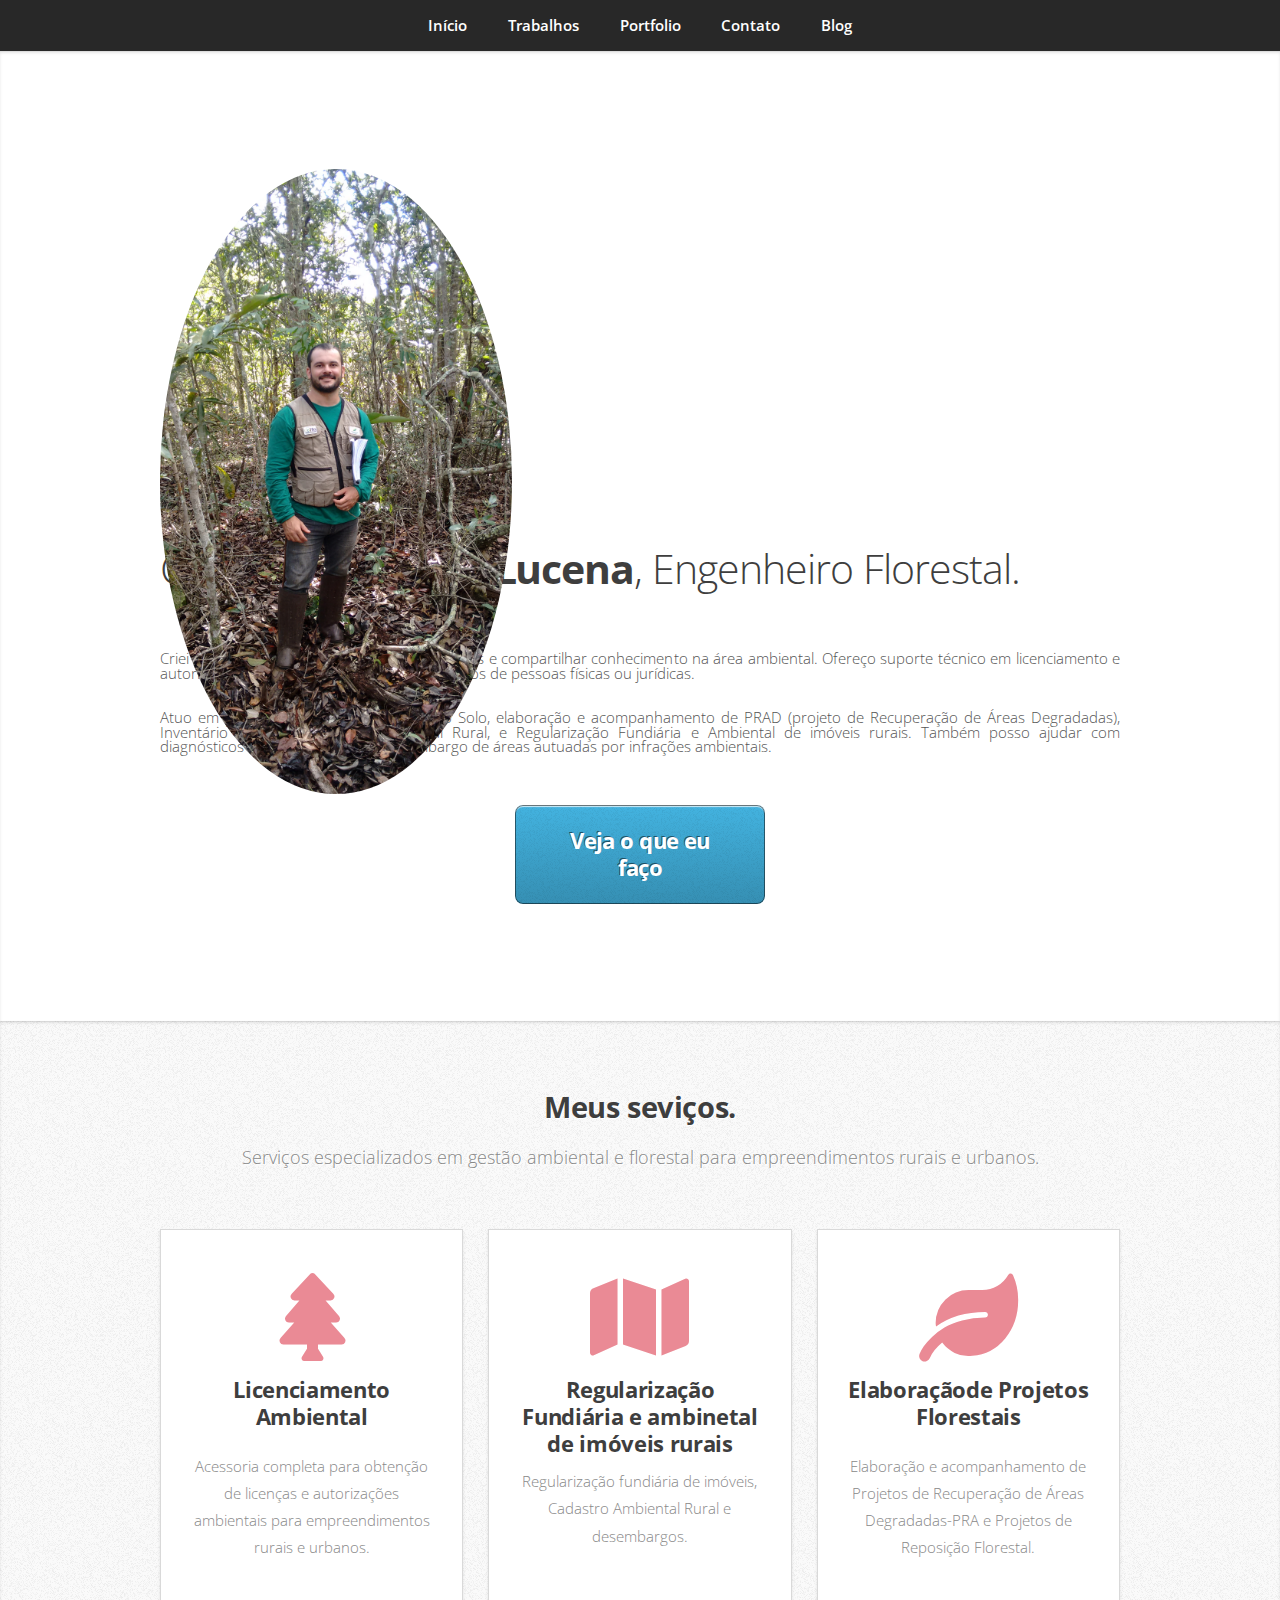
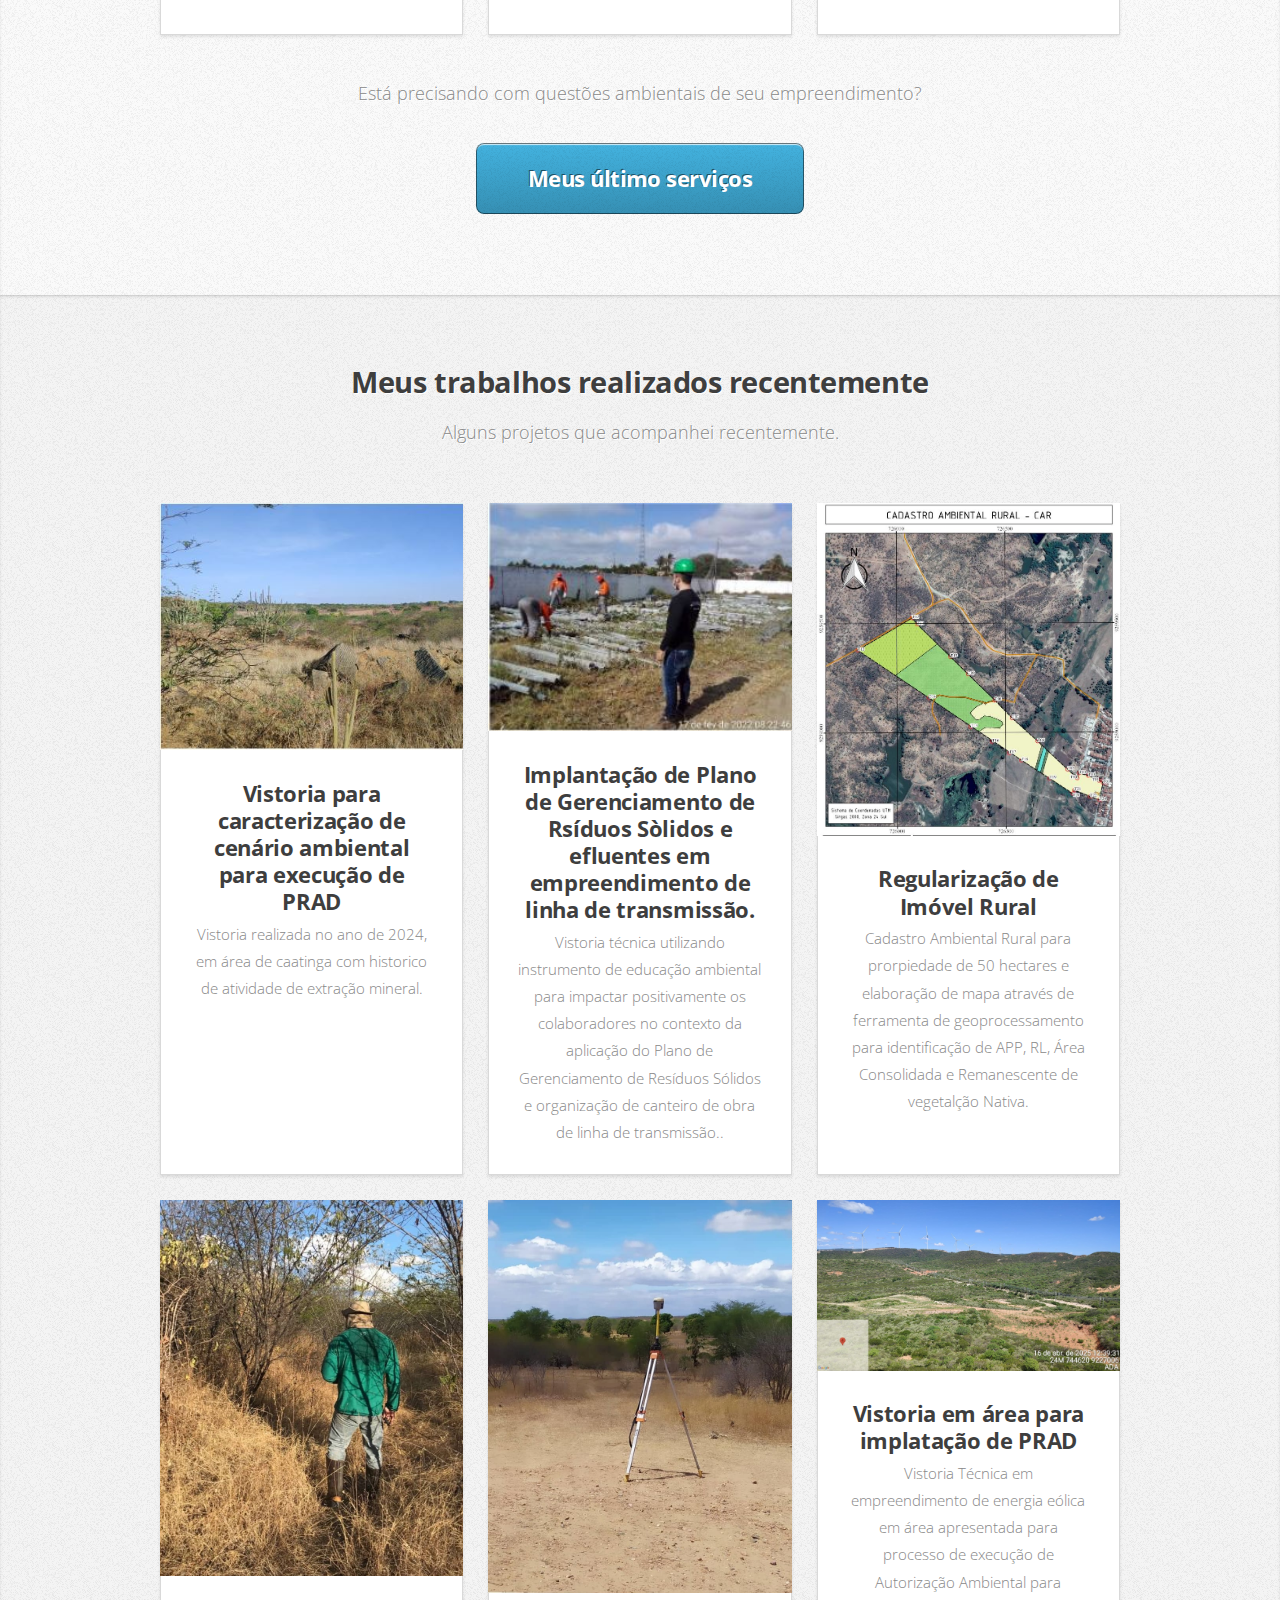
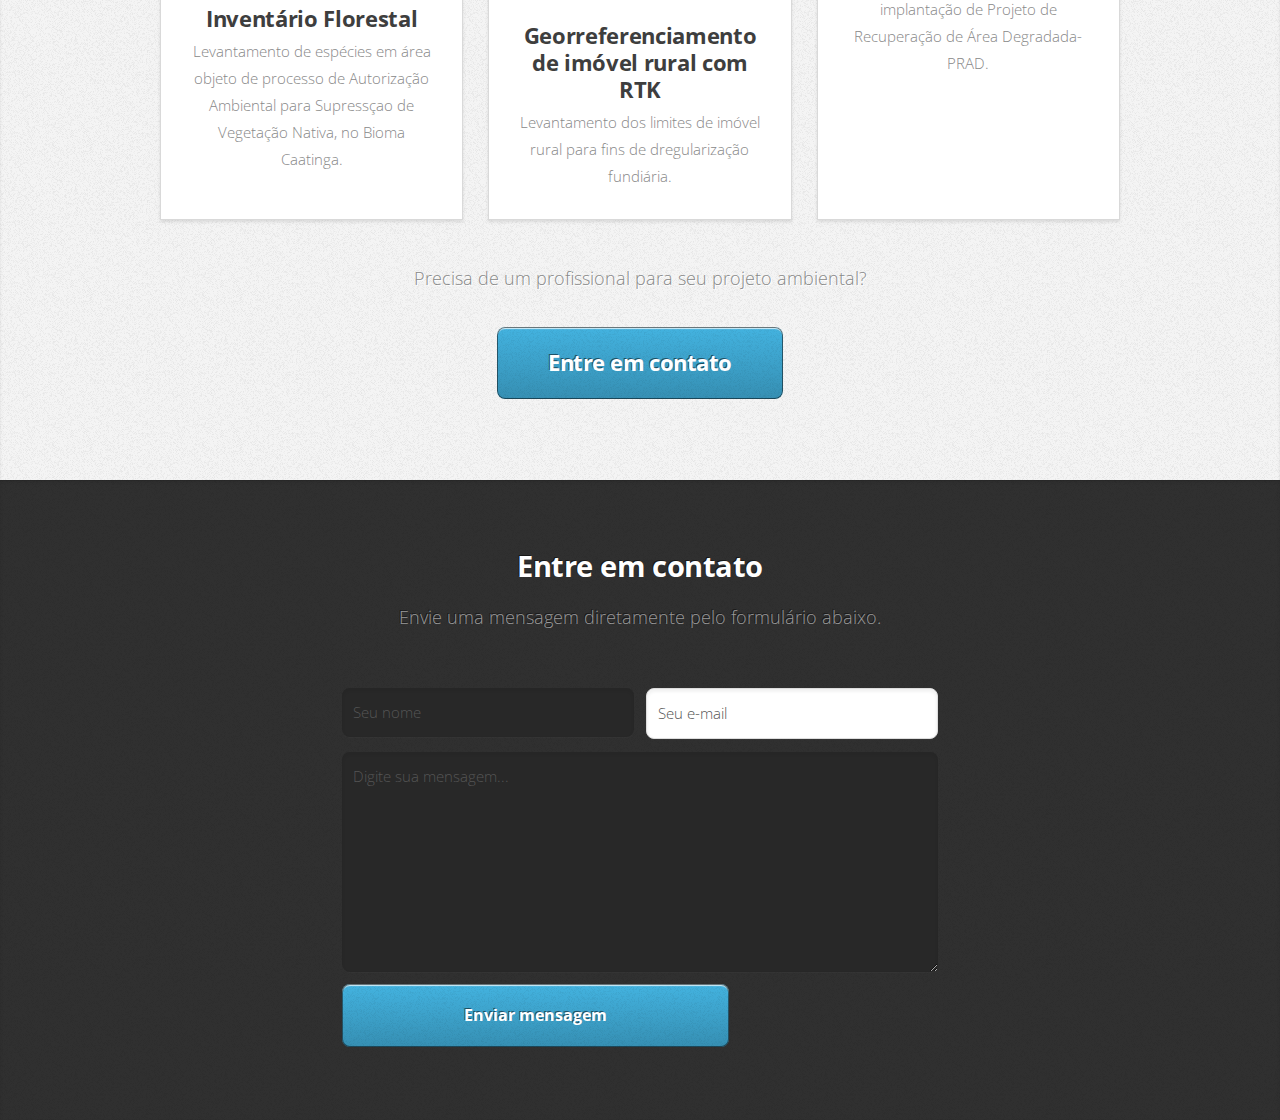
<file: index.html>
<!DOCTYPE HTML>
<!--
	Miniport by HTML5 UP
	html5up.net | @ajlkn
	Free for personal and commercial use under the CCA 3.0 license (html5up.net/license)
-->
<html>
	<head>
		<title>Miniport by HTML5 UP</title>
		<meta charset="utf-8" />
		<meta name="viewport" content="width=device-width, initial-scale=1, user-scalable=no" />
		<link rel="stylesheet" href="assets/css/main.css" />
	</head>
	<body class="is-preload">

		<!-- Nav -->
			<nav id="nav">
				<ul class="container">
					<li><a href="#top">Início</a></li>
					<li><a href="#work">Trabalhos</a></li>
					<li><a href="#portfolio">Portfolio</a></li>
					<li><a href="#contact">Contato</a></li>
					<li><a href="#Blog">Blog</a></li>
				</ul>
			</nav>

<!-- Home -->
<article id="top" class="wrapper style1">
  <div class="container">
    <div class="row gtr-50 gtr-uniform">
      <div class="col-12 col-md-4">
        <span class="image fit">
          <img src="images/IMG_20170519_143614528.jpg" alt="Adriel Lucena" />
        </span>
      </div>
      <div class="col-12 col-md-8">
        <header>
          <h1 style="line-height: 1;">
            Olá. Eu sou <strong>Adriel Lucena</strong>, Engenheiro Florestal.
          </h1>
        </header>
        <p style="line-height: 1; text-align: justify;">
          Criei esta página para apresentar meus serviços e compartilhar conhecimento na área ambiental.
          Ofereço suporte técnico em licenciamento e autorizações ambientais para empreendimentos de pessoas físicas ou jurídicas.
        </p>

        <p style="line-height: 1; text-align: justify;">
          Atuo em processos de Uso Alternativo do Solo, elaboração e acompanhamento de PRAD (projeto de Recuperação de Áreas Degradadas),
          Inventário Florestal, Cadastro Ambiental Rural, e Regularização Fundiária e Ambiental de imóveis rurais.
          Também posso ajudar com diagnósticos ambientais e com o desembargo de áreas autuadas por infrações ambientais.
        </p>

        <a href="#work" class="button large scrolly" style="display: block; max-width: 250px; margin: 1em auto 0 auto; text-align: center;">
          Veja o que eu faço
        </a>
      </div>
    </div>
  </div>
</article>


		<!-- Work -->
			<article id="work" class="wrapper style2">
				<div class="container">
					<header>
						<h2>Meus seviços.</h2>
						<p>Serviços especializados em gestão ambiental e florestal para empreendimentos rurais e urbanos.</p>
					</header>
					<div class="row aln-center">
						<div class="col-4 col-6-medium col-12-small">
							<section class="box style1">
								<span class="icon solid featured fa-tree"></span>
								<h3>Licenciamento Ambiental</h3>
								<p>Acessoria completa para obtenção de licenças e autorizações ambientais para empreendimentos rurais e urbanos.</p>
							</section>
						</div>
						<div class="col-4 col-6-medium col-12-small">
							<section class="box style1">
								<span class="icon solid featured fa-map"></span>
								<h3>Regularização Fundiária e ambinetal de imóveis rurais</h3>
								<p>Regularização fundiária de imóveis, Cadastro Ambiental Rural e desembargos.</p>
							</section>
						</div>
						<div class="col-4 col-6-medium col-12-small">
							<section class="box style1">
								<span class="icon solid featured fa-leaf"></span>
								<h3>Elaboraçãode Projetos Florestais</h3>
								<p>Elaboração e acompanhamento de Projetos de Recuperação de Áreas Degradadas-PRA e Projetos de Reposição Florestal.</p>
							</section>
						</div>
					</div>
					<footer>
						<p>Está precisando com questões ambientais de seu empreendimento?</p>
						<a href="#portfolio" class="button large scrolly">Meus último serviços</a>
					</footer>
				</div>
			</article>

		<!-- Portfolio -->
			<article id="portfolio" class="wrapper style3">
				<div class="container">
					<header>
						<h2>Meus trabalhos realizados recentemente</h2>
						<p>Alguns projetos que acompanhei recentemente.</p>
					</header>
					<div class="row">
						<div class="col-4 col-6-medium col-12-small">
							<article class="box style2">
								<a href="#" class="image featured"><img src="images/img01.jpg" alt="" /></a>
								<h3><a href="#">Vistoria para caracterização de cenário ambiental para  execução de PRAD</a></h3>
								<p>Vistoria realizada no ano de 2024, em área de caatinga com historico de atividade de extração mineral.</p>
							</article>
						</div>
						<div class="col-4 col-6-medium col-12-small">
							<article class="box style2">
								<a href="#" class="image featured"><img src="images/img02.jpg" alt="" /></a>
								<h3><a href="#">Implantação de Plano de Gerenciamento de Rsíduos Sòlidos e efluentes em empreendimento de linha de transmissão.</a></h3>
								<p>Vistoria técnica utilizando instrumento de educação ambiental para impactar positivamente  os colaboradores no contexto da aplicação do Plano de Gerenciamento de Resíduos Sólidos e organização de canteiro de obra de linha de transmissão..</p>
							</article>
						</div>
						<div class="col-4 col-6-medium col-12-small">
							<article class="box style2">
								<a href="#" class="image featured"><img src="images/img3.jpg" alt="" /></a>
								<h3><a href="#">Regularização de Imóvel Rural</a></h3>
								<p>Cadastro Ambiental Rural para prorpiedade de 50 hectares e elaboração de mapa através de ferramenta de geoprocessamento para identificação de APP, RL, Área Consolidada e Remanescente de vegetalção Nativa.</p>

							</article>
						</div>
						<div class="col-4 col-6-medium col-12-small">
							<article class="box style2">
								<a href="#" class="image featured"><img src="images/img4.jpg" alt="" /></a>
								<h3><a href="#">Inventário Florestal</a></h3>
								<p>Levantamento de espécies em área objeto de processo de Autorização Ambiental para Supressçao de Vegetação Nativa, no Bioma Caatinga.</p>
							</article>
						</div>
						<div class="col-4 col-6-medium col-12-small">
							<article class="box style2">
								<a href="#" class="image featured"><img src="images/img5.jpg" alt="" /></a>
								<h3><a href="#">Georreferenciamento de imóvel rural com RTK</a></h3>
								<p>Levantamento dos limites de imóvel rural para fins de dregularização fundiária.</p>
							</article>
						</div>
						<div class="col-4 col-6-medium col-12-small">
							<article class="box style2">
								<a href="#" class="image featured"><img src="images/img06.jpg" alt="" /></a>
								<h3><a href="#">Vistoria em área para implatação de PRAD</a></h3>
								<p>Vistoria Técnica em empreendimento de energia eólica em área apresentada para processo de execução de Autorização Ambiental para implantação de Projeto de Recuperação de Área Degradada-PRAD.</p>
							</article>
						</div>
					</div>
					<footer>
						<p>Precisa de um profissional para seu projeto ambiental?</p>
						<a href="#contact" class="button large scrolly">Entre em contato</a>
					</footer>
				</div>
			</article>

<!-- Contact -->
<article id="contact" class="wrapper style4">
  <div class="container medium">
    <header>
      <h2>Entre em contato</h2>
      <p>Envie uma mensagem diretamente pelo formulário abaixo.</p>
    </header>
    <div class="row" style="justify-content: center;"> <!-- Centraliza horizontalmente -->
      <div class="col-10 col-12-small"> <!-- Reduz um pouco a largura e centraliza -->
        <form method="POST" action="https://formspree.io/f/SEU_ID_FORM">
          <div class="row gtr-50">
            <div class="col-6 col-12-small">
              <input type="text" name="name" placeholder="Seu nome" required />
            </div>
            <div class="col-6 col-12-small">
              <input type="email" name="email" placeholder="Seu e-mail" required />
            </div>
            <div class="col-12">
              <textarea name="message" placeholder="Digite sua mensagem..." rows="6" required></textarea>
            </div>
            <div class="col-12" style="text-align: center;">
              <input type="submit" value="Enviar mensagem" class="button primary" />
            </div>
          </div>
        </form>
      </div>
    </div>
  </div>
</article>





		<!-- Scripts -->
			<script src="assets/js/jquery.min.js"></script>
			<script src="assets/js/jquery.scrolly.min.js"></script>
			<script src="assets/js/browser.min.js"></script>
			<script src="assets/js/breakpoints.min.js"></script>
			<script src="assets/js/util.js"></script>
			<script src="assets/js/main.js"></script>

	</body>
</html>
</file>
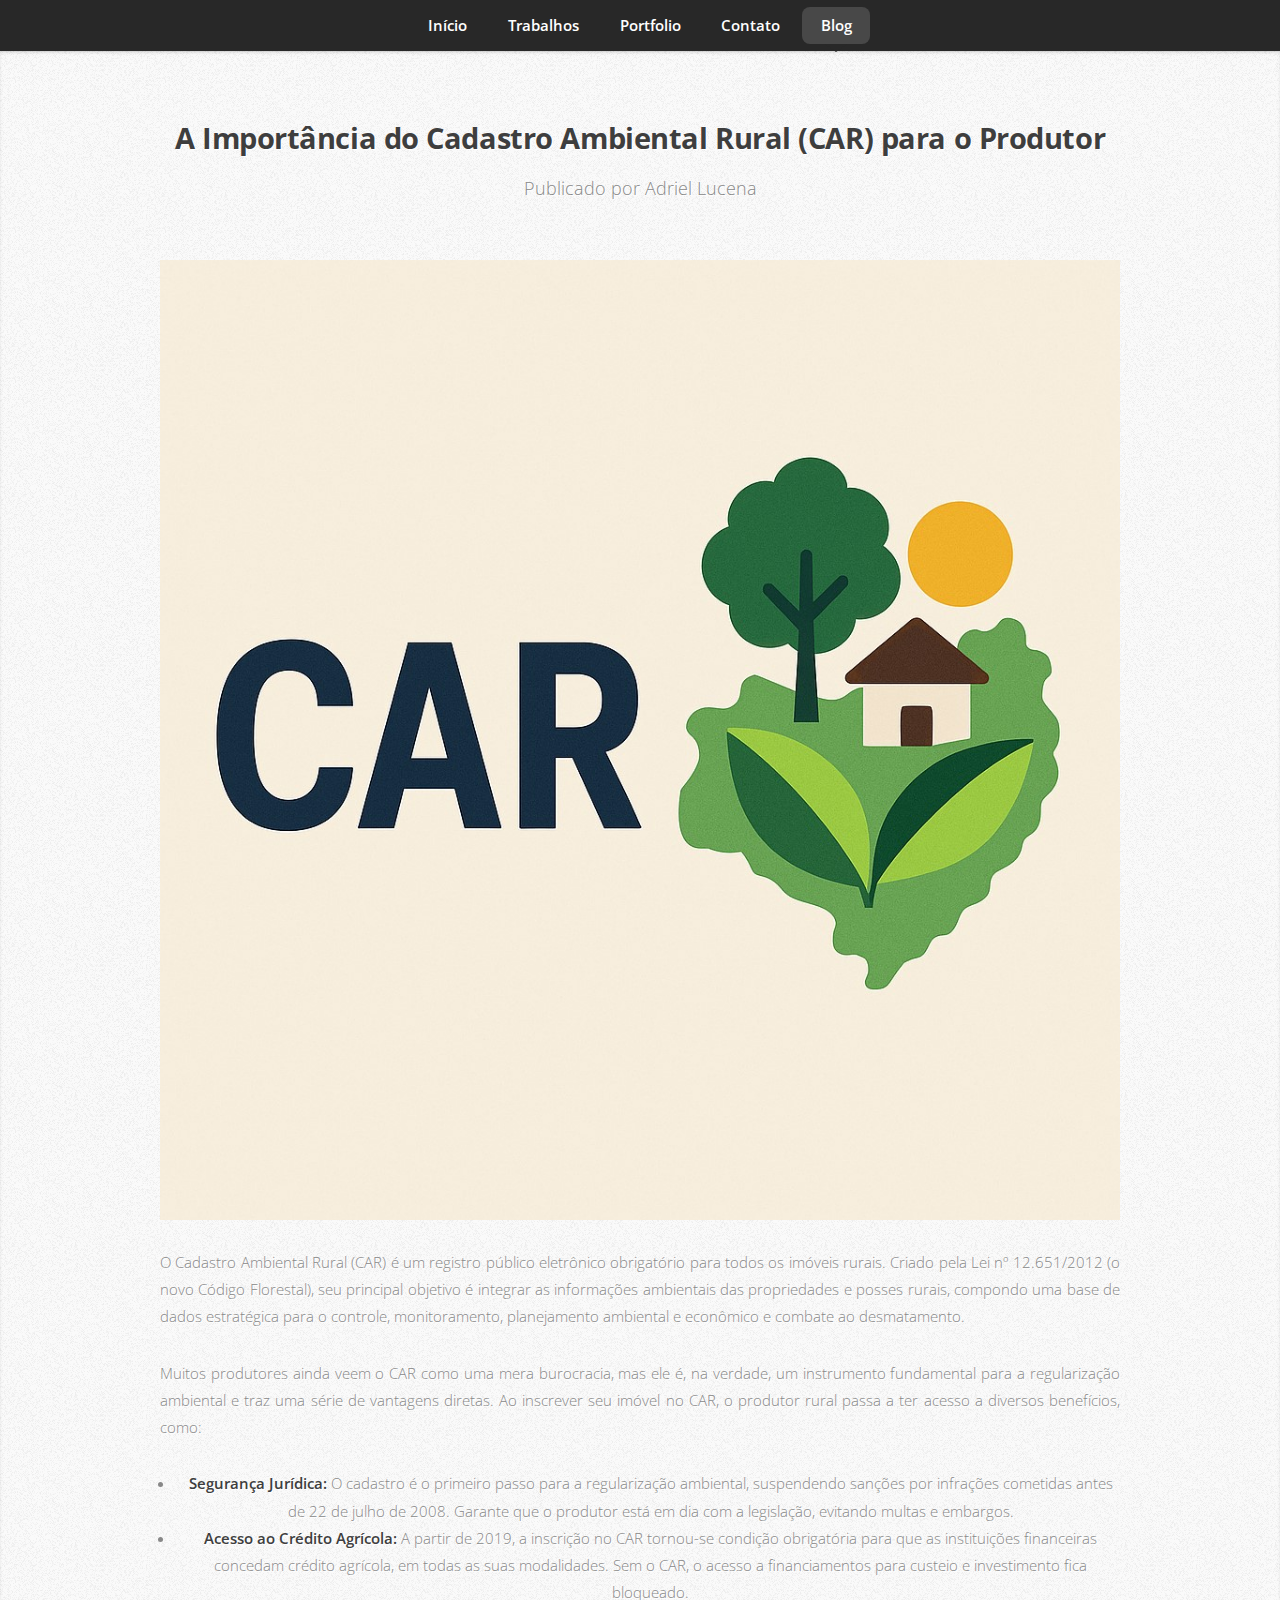
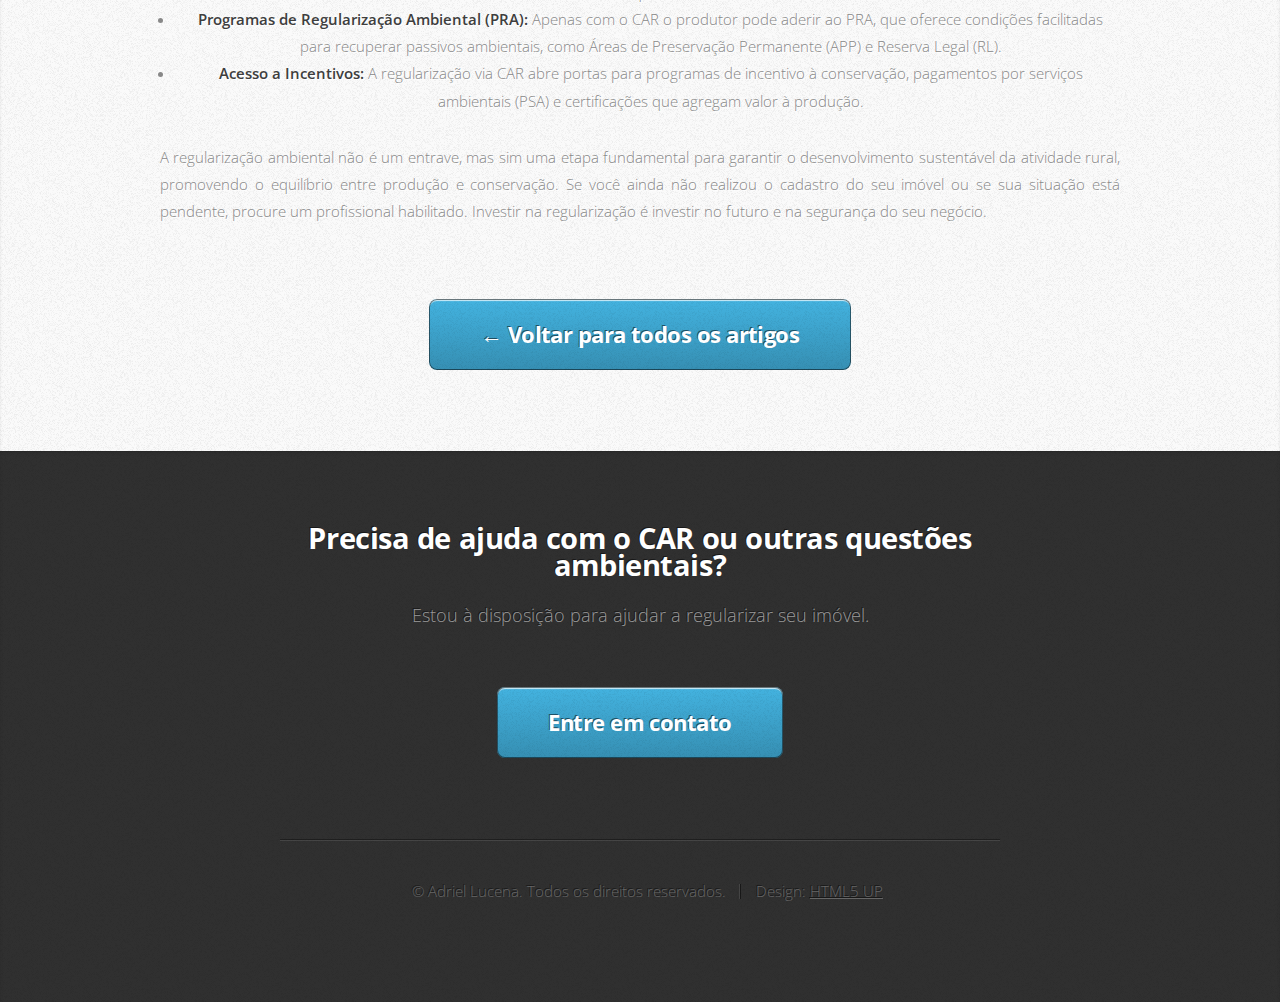
<file: artigo-car.html>
<!DOCTYPE HTML>
<!--
    Página de Artigo baseada no Miniport by HTML5 UP
    html5up.net | @ajlkn
    Free for personal and commercial use under the CCA 3.0 license (html5up.net/license)
-->
<html>
    <head>
        <title>A Importância do CAR - Blog Adriel Lucena</title>
        <meta charset="utf-8" />
        <meta name="viewport" content="width=device-width, initial-scale=1, user-scalable=no" />
        <!-- Link para o seu arquivo CSS principal -->
        <link rel="stylesheet" href="assets/css/main.css" />
    </head>
    <body class="is-preload">

        <!-- Nav -->
        <!-- A navegação foi mantida, mas os links agora apontam de volta para a página inicial -->
        <nav id="nav">
            <ul class="container">
                <li><a href="index.html#top">Início</a></li>
                <li><a href="index.html#work">Trabalhos</a></li>
                <li><a href="index.html#portfolio">Portfolio</a></li>
                <li><a href="index.html#contact">Contato</a></li>
                <!-- O link do Blog agora está marcado como "ativo" nesta página -->
                <li><a href="index.html#Blog" class="active">Blog</a></li>
            </ul>
        </nav>

        <!-- Corpo do Artigo -->
        <!-- Usamos a mesma estrutura de "wrapper" para manter o estilo do site -->
        <article id="main" class="wrapper style2">
            <div class="container">
                <header>
                    <h2>A Importância do Cadastro Ambiental Rural (CAR) para o Produtor</h2>
                    <p>Publicado por Adriel Lucena</p>
                </header>
                <div class="row">
                    <div class="col-12">

                        <!-- Imagem de destaque do artigo -->
                        <span class="image featured"><img src="images/img07.jpg" alt="Área rural representando o CAR" /></span>

                        <!-- Conteúdo do artigo -->
                        <p style="text-align: justify;">O Cadastro Ambiental Rural (CAR) é um registro público eletrônico obrigatório para todos os imóveis rurais. Criado pela Lei nº 12.651/2012 (o novo Código Florestal), seu principal objetivo é integrar as informações ambientais das propriedades e posses rurais, compondo uma base de dados estratégica para o controle, monitoramento, planejamento ambiental e econômico e combate ao desmatamento.</p>

                        <p style="text-align: justify;">Muitos produtores ainda veem o CAR como uma mera burocracia, mas ele é, na verdade, um instrumento fundamental para a regularização ambiental e traz uma série de vantagens diretas. Ao inscrever seu imóvel no CAR, o produtor rural passa a ter acesso a diversos benefícios, como:</p>

                        <ul>
                            <li><strong>Segurança Jurídica:</strong> O cadastro é o primeiro passo para a regularização ambiental, suspendendo sanções por infrações cometidas antes de 22 de julho de 2008. Garante que o produtor está em dia com a legislação, evitando multas e embargos.</li>
                            <li><strong>Acesso ao Crédito Agrícola:</strong> A partir de 2019, a inscrição no CAR tornou-se condição obrigatória para que as instituições financeiras concedam crédito agrícola, em todas as suas modalidades. Sem o CAR, o acesso a financiamentos para custeio e investimento fica bloqueado.</li>
                            <li><strong>Programas de Regularização Ambiental (PRA):</strong> Apenas com o CAR o produtor pode aderir ao PRA, que oferece condições facilitadas para recuperar passivos ambientais, como Áreas de Preservação Permanente (APP) e Reserva Legal (RL).</li>
                            <li><strong>Acesso a Incentivos:</strong> A regularização via CAR abre portas para programas de incentivo à conservação, pagamentos por serviços ambientais (PSA) e certificações que agregam valor à produção.</li>
                        </ul>

                        <p style="text-align: justify;">A regularização ambiental não é um entrave, mas sim uma etapa fundamental para garantir o desenvolvimento sustentável da atividade rural, promovendo o equilíbrio entre produção e conservação. Se você ainda não realizou o cadastro do seu imóvel ou se sua situação está pendente, procure um profissional habilitado. Investir na regularização é investir no futuro e na segurança do seu negócio.</p>

                        <!-- Botão para voltar -->
                        <footer>
                            <a href="index.html#Blog" class="button large scrolly">← Voltar para todos os artigos</a>
                        </footer>

                    </div>
                </div>
            </div>
        </article>

        <!-- Rodapé - Mantendo o mesmo estilo da página de contato -->
        <article id="contact" class="wrapper style4">
            <div class="container medium">
                <header>
                  <h2>Precisa de ajuda com o CAR ou outras questões ambientais?</h2>
                  <p>Estou à disposição para ajudar a regularizar seu imóvel.</p>
                </header>
                <div class="row">
                    <div class="col-12">
                        <ul class="actions" style="text-align: center;">
                            <li><a href="index.html#contact" class="button large scrolly">Entre em contato</a></li>
                        </ul>
                    </div>
                </div>
                <hr />
                <div id="copyright">
                    <ul>
                        <li>&copy; Adriel Lucena. Todos os direitos reservados.</li><li>Design: <a href="http://html5up.net">HTML5 UP</a></li>
                    </ul>
                </div>
            </div>
        </article>

        <!-- Scripts -->
        <!-- Essencial manter os scripts para o funcionamento do template -->
        <script src="assets/js/jquery.min.js"></script>
        <script src="assets/js/jquery.scrolly.min.js"></script>
        <script src="assets/js/browser.min.js"></script>
        <script src="assets/js/breakpoints.min.js"></script>
        <script src="assets/js/util.js"></script>
        <script src="assets/js/main.js"></script>

    </body>
</html>
</file>
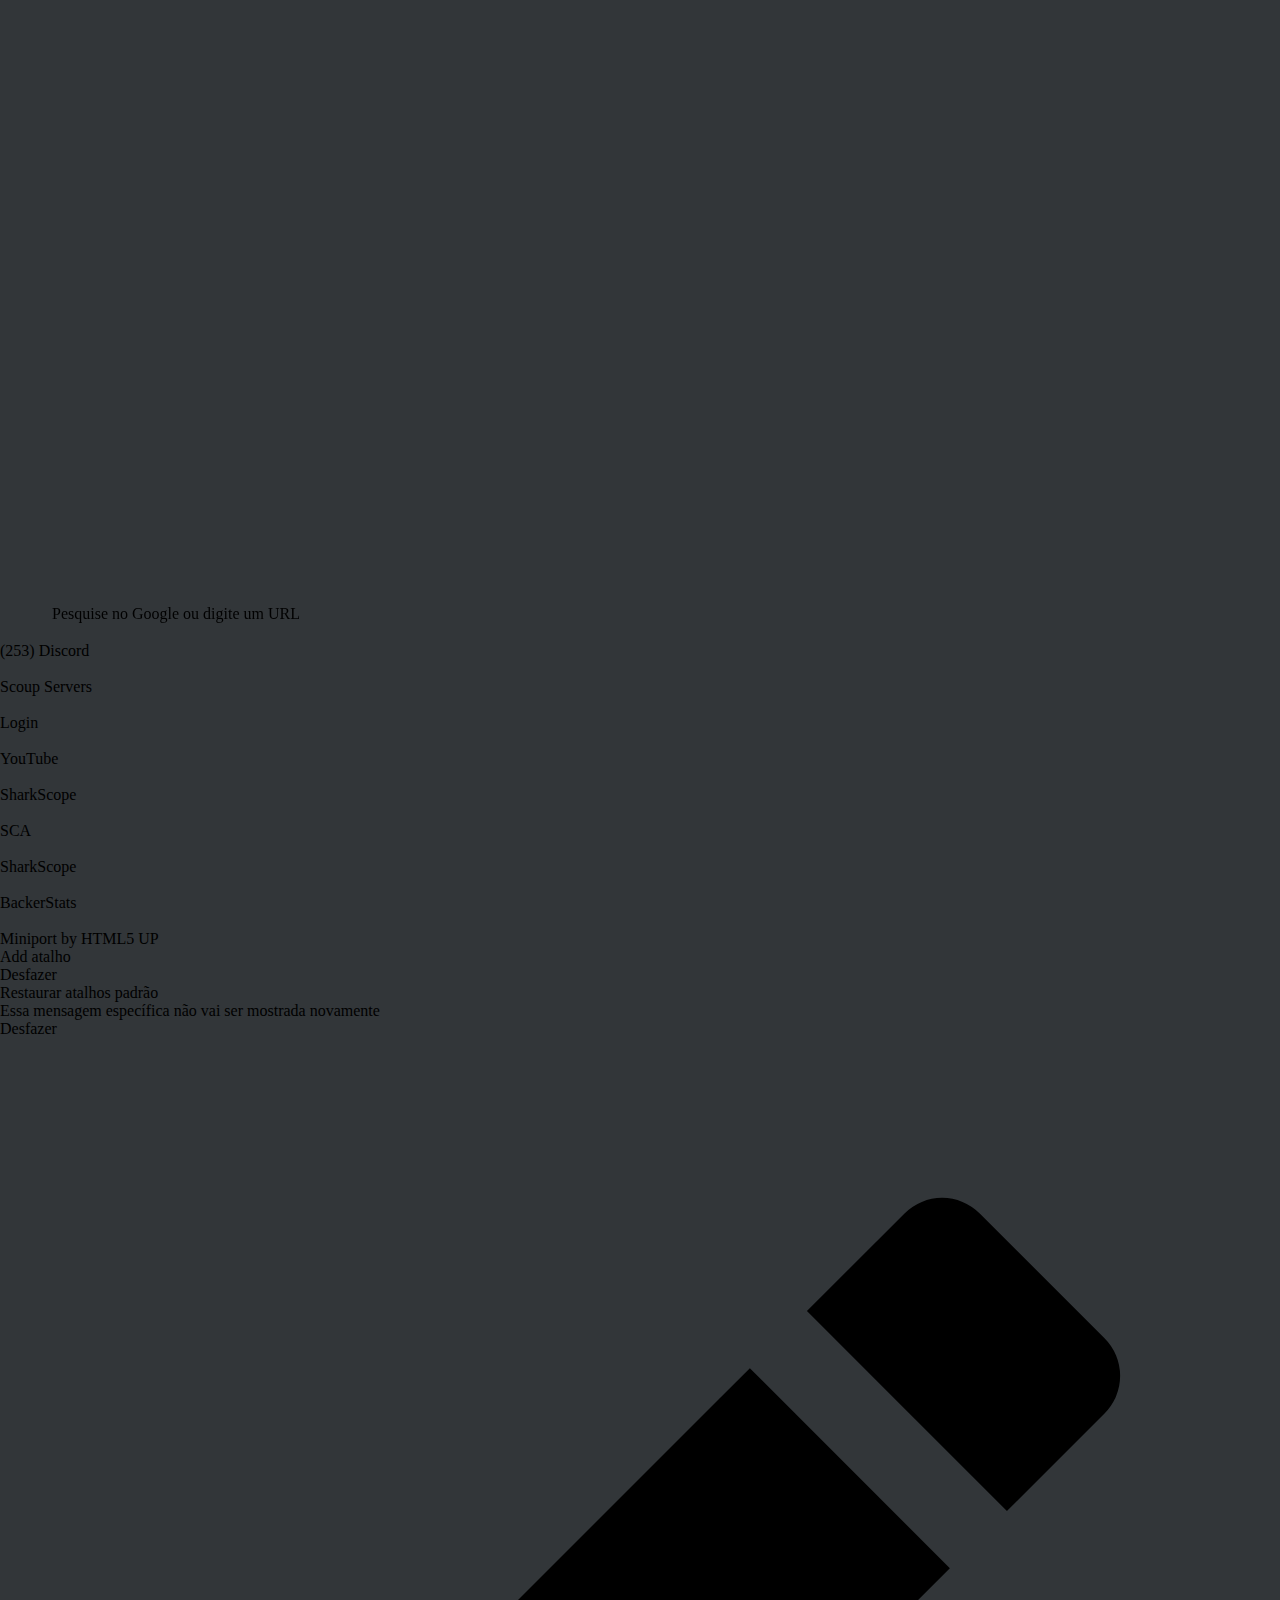
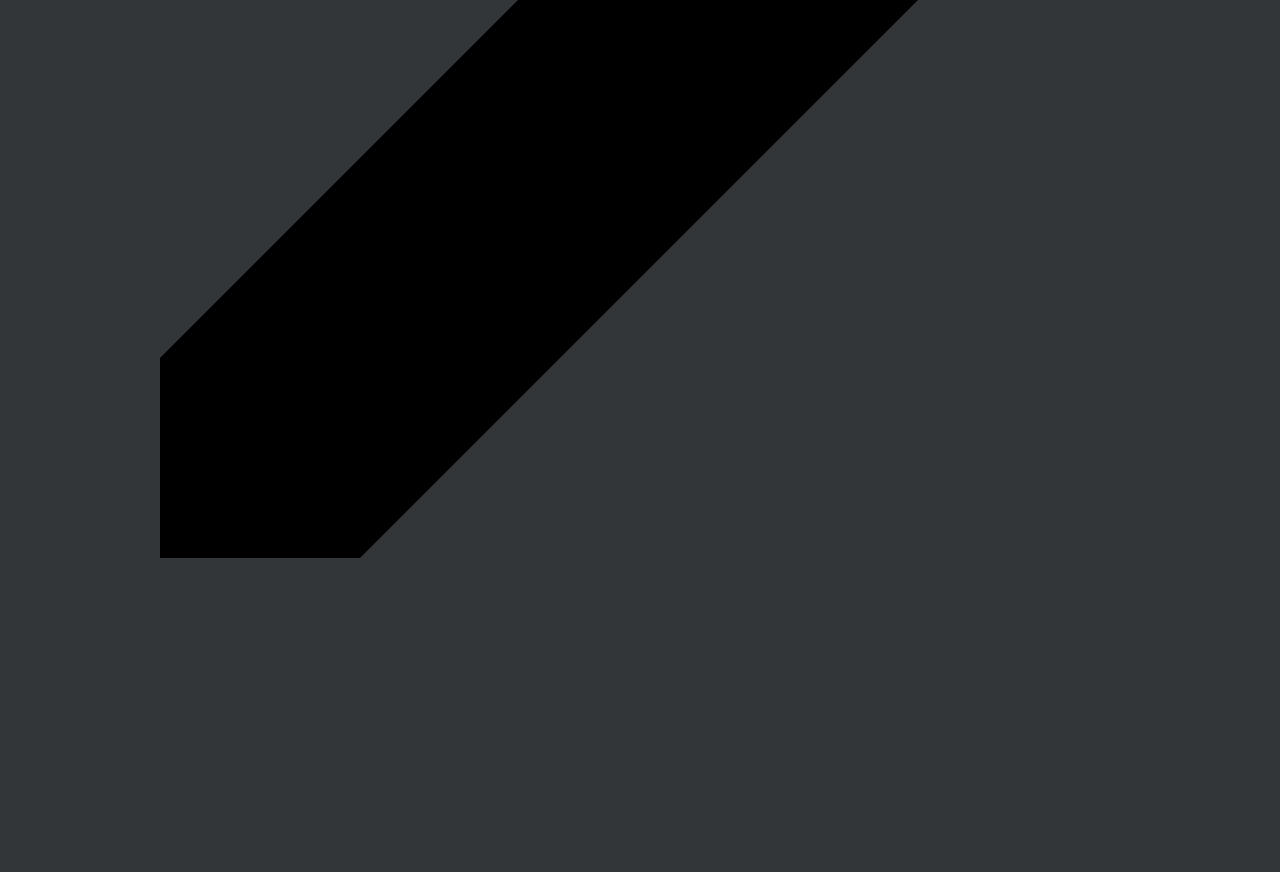
<file: images/Nova guia.html>
<!DOCTYPE html>
<!-- saved from url=(0022)chrome://new-tab-page/ -->
<html dir="ltr" lang="pt" class="focus-outline-visible" lazy-loaded="true"><head><meta http-equiv="Content-Type" content="text/html; charset=UTF-8">
    
    <title>Nova guia</title>
    <style>
      body {
        background: #323639;
        margin: 0;
      }

      #backgroundImage {
        border: none;
        height: 100%;
        pointer-events: none;
        position: fixed;
        top: 0;
        visibility: hidden;
        width: 100%;
      }

      [show-background-image] #backgroundImage {
        visibility: visible;
      }
    </style>
  <cr-iconset name="ntp"><template shadowrootmode="open"><!---->
<svg id="baseSvg" xmlns="http://www.w3.org/2000/svg" preserveAspectRatio="xMidYMid meet" focusable="false" style="pointer-events: none; display: block; width: 100%; height: 100%;" viewBox="0 0 24 24">
 </svg>
<slot></slot>
</template>
  <svg>
    <defs>
      <g id="pencil" width="24" height="24">
        <path d="M3 17.25V21h3.75L17.81 9.94l-3.75-3.75L3 17.25zM20.71 7.04a.996.996 0 0 0 0-1.41l-2.34-2.34a.996.996 0 0 0-1.41 0l-1.83 1.83 3.75 3.75 1.83-1.83z"></path><path d="M0 0h24v24H0z" fill="none"></path>
      </g>
      <clippath id="a"><path fill="#fff" d="M0 0h16v16H0z"></path></clippath>
      <g id="sparkle" clip-path="url(#a)" width="16" height="16" fill="none" viewBox="0 0 16 16">
        <path fill="#fff" d="M8 14.4a6.16 6.16 0 0 0-.5-2.483 6.286 6.286 0 0 0-1.383-2.034A6.287 6.287 0 0 0 4.083 8.5 6.16 6.16 0 0 0 1.6 8a6.16 6.16 0 0 0 2.483-.5A6.421 6.421 0 0 0 7.5 4.083c.333-.777.5-1.605.5-2.483 0 .878.167 1.706.5 2.483a6.623 6.623 0 0 0 1.367 2.05 6.624 6.624 0 0 0 2.05 1.367c.777.333 1.605.5 2.483.5-.878 0-1.706.167-2.483.5A6.421 6.421 0 0 0 8.5 11.917 6.16 6.16 0 0 0 8 14.4Z"></path>
      </g>
    </defs>
  </svg>
</cr-iconset><cr-iconset name="cr20" size="20"><template shadowrootmode="open"><!---->
<svg id="baseSvg" xmlns="http://www.w3.org/2000/svg" preserveAspectRatio="xMidYMid meet" focusable="false" style="pointer-events: none; display: block; width: 100%; height: 100%;" viewBox="0 0 20 20">
 </svg>
<slot></slot>
</template>
  <svg>
    <defs>
      <!--
      Keep these in sorted order by id="".
      -->
      <g id="block">
        <path fill-rule="evenodd" clip-rule="evenodd" d="M10 0C4.48 0 0 4.48 0 10C0 15.52 4.48 20 10 20C15.52 20 20 15.52 20 10C20 4.48 15.52 0 10 0ZM2 10C2 5.58 5.58 2 10 2C11.85 2 13.55 2.63 14.9 3.69L3.69 14.9C2.63 13.55 2 11.85 2 10ZM5.1 16.31C6.45 17.37 8.15 18 10 18C14.42 18 18 14.42 18 10C18 8.15 17.37 6.45 16.31 5.1L5.1 16.31Z">
        </path>
      </g>
      <g id="cloud-off">
        <path d="M16 18.125L13.875 16H5C3.88889 16 2.94444 15.6111 2.16667 14.8333C1.38889 14.0556 1 13.1111 1 12C1 10.9444 1.36111 10.0347 2.08333 9.27083C2.80556 8.50694 3.6875 8.09028 4.72917 8.02083C4.77083 7.86805 4.8125 7.72222 4.85417 7.58333C4.90972 7.44444 4.97222 7.30555 5.04167 7.16667L1.875 4L2.9375 2.9375L17.0625 17.0625L16 18.125ZM5 14.5H12.375L6.20833 8.33333C6.15278 8.51389 6.09722 8.70139 6.04167 8.89583C6 9.07639 5.95139 9.25694 5.89583 9.4375L4.83333 9.52083C4.16667 9.57639 3.61111 9.84028 3.16667 10.3125C2.72222 10.7708 2.5 11.3333 2.5 12C2.5 12.6944 2.74306 13.2847 3.22917 13.7708C3.71528 14.2569 4.30556 14.5 5 14.5ZM17.5 15.375L16.3958 14.2917C16.7153 14.125 16.9792 13.8819 17.1875 13.5625C17.3958 13.2431 17.5 12.8889 17.5 12.5C17.5 11.9444 17.3056 11.4722 16.9167 11.0833C16.5278 10.6944 16.0556 10.5 15.5 10.5H14.125L14 9.14583C13.9028 8.11806 13.4722 7.25694 12.7083 6.5625C11.9444 5.85417 11.0417 5.5 10 5.5C9.65278 5.5 9.31944 5.54167 9 5.625C8.69444 5.70833 8.39583 5.82639 8.10417 5.97917L7.02083 4.89583C7.46528 4.61806 7.93056 4.40278 8.41667 4.25C8.91667 4.08333 9.44444 4 10 4C11.4306 4 12.6736 4.48611 13.7292 5.45833C14.7847 6.41667 15.375 7.59722 15.5 9C16.4722 9 17.2986 9.34028 17.9792 10.0208C18.6597 10.7014 19 11.5278 19 12.5C19 13.0972 18.8611 13.6458 18.5833 14.1458C18.3194 14.6458 17.9583 15.0556 17.5 15.375Z">
        </path>
      </g>
      <g id="delete">
        <path d="M 5.832031 17.5 C 5.375 17.5 4.984375 17.335938 4.65625 17.011719 C 4.328125 16.683594 4.167969 16.292969 4.167969 15.832031 L 4.167969 5 L 3.332031 5 L 3.332031 3.332031 L 7.5 3.332031 L 7.5 2.5 L 12.5 2.5 L 12.5 3.332031 L 16.667969 3.332031 L 16.667969 5 L 15.832031 5 L 15.832031 15.832031 C 15.832031 16.292969 15.671875 16.683594 15.34375 17.011719 C 15.015625 17.335938 14.625 17.5 14.167969 17.5 Z M 14.167969 5 L 5.832031 5 L 5.832031 15.832031 L 14.167969 15.832031 Z M 7.5 14.167969 L 9.167969 14.167969 L 9.167969 6.667969 L 7.5 6.667969 Z M 10.832031 14.167969 L 12.5 14.167969 L 12.5 6.667969 L 10.832031 6.667969 Z M 5.832031 5 L 5.832031 15.832031 Z M 5.832031 5 ">
        </path>
      </g>
      <g id="domain" viewBox="0 -960 960 960">
        <path d="M96-144v-672h384v144h384v528H96Zm72-72h72v-72h-72v72Zm0-152h72v-72h-72v72Zm0-152h72v-72h-72v72Zm0-152h72v-72h-72v72Zm168 456h72v-72h-72v72Zm0-152h72v-72h-72v72Zm0-152h72v-72h-72v72Zm0-152h72v-72h-72v72Zm144 456h312v-384H480v80h72v72h-72v80h72v72h-72v80Zm168-232v-72h72v72h-72Zm0 152v-72h72v72h-72Z"></path>
      </g>
      <g id="kite">
        <path fill-rule="evenodd" clip-rule="evenodd" d="M4.6327 8.00094L10.3199 2L16 8.00094L10.1848 16.8673C10.0995 16.9873 10.0071 17.1074 9.90047 17.2199C9.42417 17.7225 8.79147 18 8.11611 18C7.44076 18 6.80806 17.7225 6.33175 17.2199C5.85545 16.7173 5.59242 16.0497 5.59242 15.3371C5.59242 14.977 5.46445 14.647 5.22275 14.3919C4.98104 14.1369 4.66825 14.0019 4.32701 14.0019H4V12.6667H4.32701C5.00237 12.6667 5.63507 12.9442 6.11137 13.4468C6.58768 13.9494 6.85071 14.617 6.85071 15.3296C6.85071 15.6896 6.97867 16.0197 7.22038 16.2747C7.46209 16.5298 7.77488 16.6648 8.11611 16.6648C8.45735 16.6648 8.77014 16.5223 9.01185 16.2747C9.02396 16.2601 9.03607 16.246 9.04808 16.2319C9.08541 16.1883 9.12176 16.1458 9.15403 16.0947L9.55213 15.4946L4.6327 8.00094ZM10.3199 13.9371L6.53802 8.17116L10.3199 4.1814L14.0963 8.17103L10.3199 13.9371Z">
        </path>
      </g>
      <g id="menu">
        <path d="M2 4h16v2H2zM2 9h16v2H2zM2 14h16v2H2z"></path>
      </g>
      <g id="password">
        <path d="M5.833 11.667c.458 0 .847-.16 1.167-.479.333-.333.5-.729.5-1.188s-.167-.847-.5-1.167a1.555 1.555 0 0 0-1.167-.5c-.458 0-.854.167-1.188.5A1.588 1.588 0 0 0 4.166 10c0 .458.16.854.479 1.188.333.319.729.479 1.188.479Zm0 3.333c-1.389 0-2.569-.486-3.542-1.458C1.319 12.569.833 11.389.833 10c0-1.389.486-2.569 1.458-3.542C3.264 5.486 4.444 5 5.833 5c.944 0 1.813.243 2.604.729a4.752 4.752 0 0 1 1.833 1.979h7.23c.458 0 .847.167 1.167.5.333.319.5.708.5 1.167v3.958c0 .458-.167.854-.5 1.188A1.588 1.588 0 0 1 17.5 15h-3.75a1.658 1.658 0 0 1-1.188-.479 1.658 1.658 0 0 1-.479-1.188v-1.042H10.27a4.59 4.59 0 0 1-1.813 2A5.1 5.1 0 0 1 5.833 15Zm3.292-4.375h4.625v2.708H15v-1.042a.592.592 0 0 1 .167-.438.623.623 0 0 1 .458-.188c.181 0 .327.063.438.188a.558.558 0 0 1 .188.438v1.042H17.5V9.375H9.125a3.312 3.312 0 0 0-1.167-1.938 3.203 3.203 0 0 0-2.125-.77 3.21 3.21 0 0 0-2.354.979C2.827 8.298 2.5 9.083 2.5 10s.327 1.702.979 2.354a3.21 3.21 0 0 0 2.354.979c.806 0 1.514-.25 2.125-.75.611-.514 1-1.167 1.167-1.958Z"></path>
      </g>
      
  </defs></svg>
</cr-iconset><cr-iconset name="cr" size="24"><template shadowrootmode="open"><!---->
<svg id="baseSvg" xmlns="http://www.w3.org/2000/svg" preserveAspectRatio="xMidYMid meet" focusable="false" style="pointer-events: none; display: block; width: 100%; height: 100%;" viewBox="0 0 24 24">
 </svg>
<slot></slot>
</template>
  <svg>
    <defs>
      <!--
      These icons are copied from Polymer's iron-icons and kept in sorted order.
      -->
      <g id="add">
        <path d="M19 13h-6v6h-2v-6H5v-2h6V5h2v6h6v2z"></path>
      </g>
      <g id="arrow-back">
        <path d="m7.824 13 5.602 5.602L12 20l-8-8 8-8 1.426 1.398L7.824 11H20v2Zm0 0">
        </path>
      </g>
      <g id="arrow-drop-up">
        <path d="M7 14l5-5 5 5z"></path>
      </g>
      <g id="arrow-drop-down">
        <path d="M7 10l5 5 5-5z"></path>
      </g>
      <g id="arrow-forward">
        <path d="M12 4l-1.41 1.41L16.17 11H4v2h12.17l-5.58 5.59L12 20l8-8z">
        </path>
      </g>
      <g id="arrow-right">
        <path d="M10 7l5 5-5 5z"></path>
      </g>
      <g id="cancel">
        <path d="M12 2C6.47 2 2 6.47 2 12s4.47 10 10 10 10-4.47 10-10S17.53 2 12 2zm5 13.59L15.59 17 12 13.41 8.41 17 7 15.59 10.59 12 7 8.41 8.41 7 12 10.59 15.59 7 17 8.41 13.41 12 17 15.59z">
        </path>
      </g>
      <g id="check">
        <path d="M9 16.17L4.83 12l-1.42 1.41L9 19 21 7l-1.41-1.41z"></path>
      </g>
      <g id="check-circle" viewBox="0 -960 960 960">
        <path d="m424-296 282-282-56-56-226 226-114-114-56 56 170 170Zm56 216q-83 0-156-31.5T197-197q-54-54-85.5-127T80-480q0-83 31.5-156T197-763q54-54 127-85.5T480-880q83 0 156 31.5T763-763q54 54 85.5 127T880-480q0 83-31.5 156T763-197q-54 54-127 85.5T480-80Zm0-80q134 0 227-93t93-227q0-134-93-227t-227-93q-134 0-227 93t-93 227q0 134 93 227t227 93Zm0-320Z"></path>
      </g>
      <g id="chevron-left">
        <path d="M15.41 7.41L14 6l-6 6 6 6 1.41-1.41L10.83 12z"></path>
      </g>
      <g id="chevron-right">
        <path d="M10 6L8.59 7.41 13.17 12l-4.58 4.59L10 18l6-6z"></path>
      </g>
      <g id="clear">
        <path d="M19 6.41L17.59 5 12 10.59 6.41 5 5 6.41 10.59 12 5 17.59 6.41 19 12 13.41 17.59 19 19 17.59 13.41 12z">
        </path>
      </g>
      <g id="chrome-product" viewBox="0 -960 960 960">
        <path d="M336-479q0 60 42 102t102 42q60 0 102-42t42-102q0-60-42-102t-102-42q-60 0-102 42t-42 102Zm144 216q11 0 22.5-.5T525-267L427-99q-144-16-237.5-125T96-479q0-43 9.5-84.5T134-645l160 274q28 51 78 79.5T480-263Zm0-432q-71 0-126.5 42T276-545l-98-170q53-71 132.5-109.5T480-863q95 0 179 45t138 123H480Zm356 72q15 35 21.5 71t6.5 73q0 155-100 260.5T509-96l157-275q14-25 22-52t8-56q0-40-15-77t-41-67h196Z">
        </path>
      </g>
      <g id="close">
        <path d="M19 6.41L17.59 5 12 10.59 6.41 5 5 6.41 10.59 12 5 17.59 6.41 19 12 13.41 17.59 19 19 17.59 13.41 12z">
        </path>
      </g>
      <g id="computer">
        <path d="M20 18c1.1 0 1.99-.9 1.99-2L22 6c0-1.1-.9-2-2-2H4c-1.1 0-2 .9-2 2v10c0 1.1.9 2 2 2H0v2h24v-2h-4zM4 6h16v10H4V6z">
        </path>
      </g>
      <g id="create">
        <path d="M3 17.25V21h3.75L17.81 9.94l-3.75-3.75L3 17.25zM20.71 7.04c.39-.39.39-1.02 0-1.41l-2.34-2.34c-.39-.39-1.02-.39-1.41 0l-1.83 1.83 3.75 3.75 1.83-1.83z">
        </path>
      </g>
      <g id="delete" viewBox="0 -960 960 960">
        <path d="M309.37-135.87q-34.48 0-58.74-24.26-24.26-24.26-24.26-58.74v-474.5h-53.5v-83H378.5v-53.5h202.52v53.5h206.11v83h-53.5v474.07q0 35.21-24.26 59.32t-58.74 24.11H309.37Zm341.26-557.5H309.37v474.5h341.26v-474.5ZM379.7-288.24h77.5v-336h-77.5v336Zm123.1 0h77.5v-336h-77.5v336ZM309.37-693.37v474.5-474.5Z">
        </path>
      </g>
      <g id="domain">
        <path d="M12 7V3H2v18h20V7H12zM6 19H4v-2h2v2zm0-4H4v-2h2v2zm0-4H4V9h2v2zm0-4H4V5h2v2zm4 12H8v-2h2v2zm0-4H8v-2h2v2zm0-4H8V9h2v2zm0-4H8V5h2v2zm10 12h-8v-2h2v-2h-2v-2h2v-2h-2V9h8v10zm-2-8h-2v2h2v-2zm0 4h-2v2h2v-2z">
        </path>
      </g>
      <!-- source: https://fonts.google.com/icons?selected=Material+Symbols+Outlined:family_link:FILL@0;wght@0;GRAD@0;opsz@24&icon.size=24&icon.color=%23e8eaed -->
      <g id="kite" viewBox="0 -960 960 960">
        <path d="M390-40q-51 0-90.5-30.5T246-149q-6-23-25-37t-43-14q-16 0-30 6.5T124-175l-61-51q21-26 51.5-40t63.5-14q51 0 91 30t54 79q6 23 25 37t42 14q19 0 34-10t26-25l1-2-276-381q-8-11-11.5-23t-3.5-24q0-16 6-30.5t18-26.5l260-255q11-11 26-17t30-6q15 0 30 6t26 17l260 255q12 12 18 26.5t6 30.5q0 12-3.5 24T825-538L500-88q-18 25-48 36.5T390-40Zm110-185 260-360-260-255-259 256 259 359Zm1-308Z"></path>
        
      </g>
      <g id="error">
        <path d="M12 2C6.48 2 2 6.48 2 12s4.48 10 10 10 10-4.48 10-10S17.52 2 12 2zm1 15h-2v-2h2v2zm0-4h-2V7h2v6z">
        </path>
      </g>
      <g id="error-outline">
        <path d="M11 15h2v2h-2zm0-8h2v6h-2zm.99-5C6.47 2 2 6.48 2 12s4.47 10 9.99 10C17.52 22 22 17.52 22 12S17.52 2 11.99 2zM12 20c-4.42 0-8-3.58-8-8s3.58-8 8-8 8 3.58 8 8-3.58 8-8 8z">
        </path>
      </g>
      <g id="expand-less">
        <path d="M12 8l-6 6 1.41 1.41L12 10.83l4.59 4.58L18 14z"></path>
      </g>
      <g id="expand-more">
        <path d="M16.59 8.59L12 13.17 7.41 8.59 6 10l6 6 6-6z"></path>
      </g>
      <g id="extension">
        <path d="M20.5 11H19V7c0-1.1-.9-2-2-2h-4V3.5C13 2.12 11.88 1 10.5 1S8 2.12 8 3.5V5H4c-1.1 0-1.99.9-1.99 2v3.8H3.5c1.49 0 2.7 1.21 2.7 2.7s-1.21 2.7-2.7 2.7H2V20c0 1.1.9 2 2 2h3.8v-1.5c0-1.49 1.21-2.7 2.7-2.7 1.49 0 2.7 1.21 2.7 2.7V22H17c1.1 0 2-.9 2-2v-4h1.5c1.38 0 2.5-1.12 2.5-2.5S21.88 11 20.5 11z">
        </path>
      </g>
      <g id="file-download" viewBox="0 -960 960 960">
        <path d="M480-336 288-528l51-51 105 105v-342h72v342l105-105 51 51-192 192ZM263.72-192Q234-192 213-213.15T192-264v-72h72v72h432v-72h72v72q0 29.7-21.16 50.85Q725.68-192 695.96-192H263.72Z"></path>
      </g>
      <g id="fullscreen">
        <path d="M7 14H5v5h5v-2H7v-3zm-2-4h2V7h3V5H5v5zm12 7h-3v2h5v-5h-2v3zM14 5v2h3v3h2V5h-5z">
        </path>
      </g>
      <g id="group">
        <path d="M16 11c1.66 0 2.99-1.34 2.99-3S17.66 5 16 5c-1.66 0-3 1.34-3 3s1.34 3 3 3zm-8 0c1.66 0 2.99-1.34 2.99-3S9.66 5 8 5C6.34 5 5 6.34 5 8s1.34 3 3 3zm0 2c-2.33 0-7 1.17-7 3.5V19h14v-2.5c0-2.33-4.67-3.5-7-3.5zm8 0c-.29 0-.62.02-.97.05 1.16.84 1.97 1.97 1.97 3.45V19h6v-2.5c0-2.33-4.67-3.5-7-3.5z">
        </path>
      </g>
      <g id="help-outline">
        <path d="M11 18h2v-2h-2v2zm1-16C6.48 2 2 6.48 2 12s4.48 10 10 10 10-4.48 10-10S17.52 2 12 2zm0 18c-4.41 0-8-3.59-8-8s3.59-8 8-8 8 3.59 8 8-3.59 8-8 8zm0-14c-2.21 0-4 1.79-4 4h2c0-1.1.9-2 2-2s2 .9 2 2c0 2-3 1.75-3 5h2c0-2.25 3-2.5 3-5 0-2.21-1.79-4-4-4z">
        </path>
      </g>
      <g id="history">
        <path d="M12.945312 22.75 C 10.320312 22.75 8.074219 21.839844 6.207031 20.019531 C 4.335938 18.199219 3.359375 15.972656 3.269531 13.34375 L 5.089844 13.34375 C 5.175781 15.472656 5.972656 17.273438 7.480469 18.742188 C 8.988281 20.210938 10.808594 20.945312 12.945312 20.945312 C 15.179688 20.945312 17.070312 20.164062 18.621094 18.601562 C 20.167969 17.039062 20.945312 15.144531 20.945312 12.910156 C 20.945312 10.714844 20.164062 8.855469 18.601562 7.335938 C 17.039062 5.816406 15.15625 5.054688 12.945312 5.054688 C 11.710938 5.054688 10.554688 5.339844 9.480469 5.902344 C 8.402344 6.46875 7.476562 7.226562 6.699219 8.179688 L 9.585938 8.179688 L 9.585938 9.984375 L 3.648438 9.984375 L 3.648438 4.0625 L 5.453125 4.0625 L 5.453125 6.824219 C 6.386719 5.707031 7.503906 4.828125 8.804688 4.199219 C 10.109375 3.566406 11.488281 3.25 12.945312 3.25 C 14.300781 3.25 15.570312 3.503906 16.761719 4.011719 C 17.949219 4.519531 18.988281 5.214844 19.875 6.089844 C 20.761719 6.964844 21.464844 7.992188 21.976562 9.167969 C 22.492188 10.34375 22.75 11.609375 22.75 12.964844 C 22.75 14.316406 22.492188 15.589844 21.976562 16.777344 C 21.464844 17.964844 20.761719 19.003906 19.875 19.882812 C 18.988281 20.765625 17.949219 21.464844 16.761719 21.976562 C 15.570312 22.492188 14.300781 22.75 12.945312 22.75 Z M 16.269531 17.460938 L 12.117188 13.34375 L 12.117188 7.527344 L 13.921875 7.527344 L 13.921875 12.601562 L 17.550781 16.179688 Z M 16.269531 17.460938">
        </path>
      </g>
      <g id="info">
        <path d="M12 2C6.48 2 2 6.48 2 12s4.48 10 10 10 10-4.48 10-10S17.52 2 12 2zm1 15h-2v-6h2v6zm0-8h-2V7h2v2z">
        </path>
      </g>
      <g id="info-outline">
        <path d="M11 17h2v-6h-2v6zm1-15C6.48 2 2 6.48 2 12s4.48 10 10 10 10-4.48 10-10S17.52 2 12 2zm0 18c-4.41 0-8-3.59-8-8s3.59-8 8-8 8 3.59 8 8-3.59 8-8 8zM11 9h2V7h-2v2z">
        </path>
      </g>
      <g id="insert-drive-file">
        <path d="M6 2c-1.1 0-1.99.9-1.99 2L4 20c0 1.1.89 2 1.99 2H18c1.1 0 2-.9 2-2V8l-6-6H6zm7 7V3.5L18.5 9H13z">
        </path>
      </g>
      <g id="location-on">
        <path d="M12 2C8.13 2 5 5.13 5 9c0 5.25 7 13 7 13s7-7.75 7-13c0-3.87-3.13-7-7-7zm0 9.5c-1.38 0-2.5-1.12-2.5-2.5s1.12-2.5 2.5-2.5 2.5 1.12 2.5 2.5-1.12 2.5-2.5 2.5z">
        </path>
      </g>
      <g id="mic">
        <path d="M12 14c1.66 0 2.99-1.34 2.99-3L15 5c0-1.66-1.34-3-3-3S9 3.34 9 5v6c0 1.66 1.34 3 3 3zm5.3-3c0 3-2.54 5.1-5.3 5.1S6.7 14 6.7 11H5c0 3.41 2.72 6.23 6 6.72V21h2v-3.28c3.28-.48 6-3.3 6-6.72h-1.7z">
        </path>
      </g>
      <g id="more-vert">
        <path d="M12 8c1.1 0 2-.9 2-2s-.9-2-2-2-2 .9-2 2 .9 2 2 2zm0 2c-1.1 0-2 .9-2 2s.9 2 2 2 2-.9 2-2-.9-2-2-2zm0 6c-1.1 0-2 .9-2 2s.9 2 2 2 2-.9 2-2-.9-2-2-2z">
        </path>
      </g>
      <g id="open-in-new" viewBox="0 -960 960 960">
        <path d="M216-144q-29.7 0-50.85-21.15Q144-186.3 144-216v-528q0-29.7 21.15-50.85Q186.3-816 216-816h264v72H216v528h528v-264h72v264q0 29.7-21.15 50.85Q773.7-144 744-144H216Zm171-192-51-51 357-357H576v-72h240v240h-72v-117L387-336Z">
        </path>
      </g>
      <g id="person">
        <path d="M12 12c2.21 0 4-1.79 4-4s-1.79-4-4-4-4 1.79-4 4 1.79 4 4 4zm0 2c-2.67 0-8 1.34-8 4v2h16v-2c0-2.66-5.33-4-8-4z">
        </path>
      </g>
      <g id="phonelink">
        <path d="M4 6h18V4H4c-1.1 0-2 .9-2 2v11H0v3h14v-3H4V6zm19 2h-6c-.55 0-1 .45-1 1v10c0 .55.45 1 1 1h6c.55 0 1-.45 1-1V9c0-.55-.45-1-1-1zm-1 9h-4v-7h4v7z">
        </path>
      </g>
      <g id="print">
        <path d="M19 8H5c-1.66 0-3 1.34-3 3v6h4v4h12v-4h4v-6c0-1.66-1.34-3-3-3zm-3 11H8v-5h8v5zm3-7c-.55 0-1-.45-1-1s.45-1 1-1 1 .45 1 1-.45 1-1 1zm-1-9H6v4h12V3z">
        </path>
      </g>
      <g id="schedule">
        <path d="M11.99 2C6.47 2 2 6.48 2 12s4.47 10 9.99 10C17.52 22 22 17.52 22 12S17.52 2 11.99 2zM12 20c-4.42 0-8-3.58-8-8s3.58-8 8-8 8 3.58 8 8-3.58 8-8 8zm.5-13H11v6l5.25 3.15.75-1.23-4.5-2.67z">
        </path>
      </g>
      <g id="search">
        <path d="M15.5 14h-.79l-.28-.27C15.41 12.59 16 11.11 16 9.5 16 5.91 13.09 3 9.5 3S3 5.91 3 9.5 5.91 16 9.5 16c1.61 0 3.09-.59 4.23-1.57l.27.28v.79l5 4.99L20.49 19l-4.99-5zm-6 0C7.01 14 5 11.99 5 9.5S7.01 5 9.5 5 14 7.01 14 9.5 11.99 14 9.5 14z">
        </path>
      </g>
      <g id="security">
        <path d="M12 1L3 5v6c0 5.55 3.84 10.74 9 12 5.16-1.26 9-6.45 9-12V5l-9-4zm0 10.99h7c-.53 4.12-3.28 7.79-7 8.94V12H5V6.3l7-3.11v8.8z">
        </path>
      </g>
      <!-- The <g> IDs are exposed as global variables in Vulcanized mode, which
        conflicts with the "settings" namespace of MD Settings. Using an "_icon"
        suffix prevents the naming conflict. -->
      <g id="settings_icon">
        <path d="M19.43 12.98c.04-.32.07-.64.07-.98s-.03-.66-.07-.98l2.11-1.65c.19-.15.24-.42.12-.64l-2-3.46c-.12-.22-.39-.3-.61-.22l-2.49 1c-.52-.4-1.08-.73-1.69-.98l-.38-2.65C14.46 2.18 14.25 2 14 2h-4c-.25 0-.46.18-.49.42l-.38 2.65c-.61.25-1.17.59-1.69.98l-2.49-1c-.23-.09-.49 0-.61.22l-2 3.46c-.13.22-.07.49.12.64l2.11 1.65c-.04.32-.07.65-.07.98s.03.66.07.98l-2.11 1.65c-.19.15-.24.42-.12.64l2 3.46c.12.22.39.3.61.22l2.49-1c.52.4 1.08.73 1.69.98l.38 2.65c.03.24.24.42.49.42h4c.25 0 .46-.18.49-.42l.38-2.65c.61-.25 1.17-.59 1.69-.98l2.49 1c.23.09.49 0 .61-.22l2-3.46c.12-.22.07-.49-.12-.64l-2.11-1.65zM12 15.5c-1.93 0-3.5-1.57-3.5-3.5s1.57-3.5 3.5-3.5 3.5 1.57 3.5 3.5-1.57 3.5-3.5 3.5z">
        </path>
      </g>
      <g id="star">
        <path d="M12 17.27L18.18 21l-1.64-7.03L22 9.24l-7.19-.61L12 2 9.19 8.63 2 9.24l5.46 4.73L5.82 21z">
        </path>
      </g>
      <g id="sync" viewBox="0 -960 960 960">
        <path d="M216-192v-72h74q-45-40-71.5-95.5T192-480q0-101 61-177.5T408-758v75q-63 23-103.5 77.5T264-480q0 48 19.5 89t52.5 70v-63h72v192H216Zm336-10v-75q63-23 103.5-77.5T696-480q0-48-19.5-89T624-639v63h-72v-192h192v72h-74q45 40 71.5 95.5T768-480q0 101-61 177.5T552-202Z">
        </path>
      </g>
      <g id="thumbs-down">
        <path d="M6 3h11v13l-7 7-1.25-1.25a1.454 1.454 0 0 1-.3-.475c-.067-.2-.1-.392-.1-.575v-.35L9.45 16H3c-.533 0-1-.2-1.4-.6-.4-.4-.6-.867-.6-1.4v-2c0-.117.017-.242.05-.375s.067-.258.1-.375l3-7.05c.15-.333.4-.617.75-.85C5.25 3.117 5.617 3 6 3Zm9 2H6l-3 7v2h9l-1.35 5.5L15 15.15V5Zm0 10.15V5v10.15Zm2 .85v-2h3V5h-3V3h5v13h-5Z">
        </path>
      </g>
      <g id="thumbs-down-filled">
        <path d="M6 3h10v13l-7 7-1.25-1.25a1.336 1.336 0 0 1-.29-.477 1.66 1.66 0 0 1-.108-.574v-.347L8.449 16H3c-.535 0-1-.2-1.398-.602C1.199 15 1 14.535 1 14v-2c0-.117.012-.242.04-.375.022-.133.062-.258.108-.375l3-7.05c.153-.333.403-.618.75-.848A1.957 1.957 0 0 1 6 3Zm12 13V3h4v13Zm0 0">
        </path>
      </g>
      <g id="thumbs-up">
        <path d="M18 21H7V8l7-7 1.25 1.25c.117.117.208.275.275.475.083.2.125.392.125.575v.35L14.55 8H21c.533 0 1 .2 1.4.6.4.4.6.867.6 1.4v2c0 .117-.017.242-.05.375s-.067.258-.1.375l-3 7.05c-.15.333-.4.617-.75.85-.35.233-.717.35-1.1.35Zm-9-2h9l3-7v-2h-9l1.35-5.5L9 8.85V19ZM9 8.85V19 8.85ZM7 8v2H4v9h3v2H2V8h5Z">
        </path>
      </g>
      <g id="thumbs-up-filled">
        <path d="M18 21H8V8l7-7 1.25 1.25c.117.117.21.273.29.477.073.199.108.39.108.574v.347L15.551 8H21c.535 0 1 .2 1.398.602C22.801 9 23 9.465 23 10v2c0 .117-.012.242-.04.375a1.897 1.897 0 0 1-.108.375l-3 7.05a2.037 2.037 0 0 1-.75.848A1.957 1.957 0 0 1 18 21ZM6 8v13H2V8Zm0 0">
      </path></g>
      <g id="videocam" viewBox="0 -960 960 960">
        <path d="M216-192q-29 0-50.5-21.5T144-264v-432q0-29.7 21.5-50.85Q187-768 216-768h432q29.7 0 50.85 21.15Q720-725.7 720-696v168l144-144v384L720-432v168q0 29-21.15 50.5T648-192H216Zm0-72h432v-432H216v432Zm0 0v-432 432Z">
        </path>
      </g>
      <g id="warning">
        <path d="M1 21h22L12 2 1 21zm12-3h-2v-2h2v2zm0-4h-2v-4h2v4z"></path>
      </g>
    </defs>
  </svg>
</cr-iconset><cr-iconset name="iph" size="24"><template shadowrootmode="open"><!---->
<svg id="baseSvg" xmlns="http://www.w3.org/2000/svg" preserveAspectRatio="xMidYMid meet" focusable="false" style="pointer-events: none; display: block; width: 100%; height: 100%;" viewBox="0 0 24 24">
 </svg>
<slot></slot>
</template>
  <svg>
    <defs>
      
      <g id="celebration">
        <path fill="none" d="M0 0h20v20H0z"></path>
        <path fill-rule="evenodd" d="m2 22 14-5-9-9-5 14Zm10.35-5.82L5.3 18.7l2.52-7.05 4.53 4.53ZM14.53 12.53l5.59-5.59a1.25 1.25 0 0 1 1.77 0l.59.59 1.06-1.06-.59-.59a2.758 2.758 0 0 0-3.89 0l-5.59 5.59 1.06 1.06ZM10.06 6.88l-.59.59 1.06 1.06.59-.59a2.758 2.758 0 0 0 0-3.89l-.59-.59-1.06 1.07.59.59c.48.48.48 1.28 0 1.76ZM17.06 11.88l-1.59 1.59 1.06 1.06 1.59-1.59a1.25 1.25 0 0 1 1.77 0l1.61 1.61 1.06-1.06-1.61-1.61a2.758 2.758 0 0 0-3.89 0ZM15.06 5.88l-3.59 3.59 1.06 1.06 3.59-3.59a2.758 2.758 0 0 0 0-3.89l-1.59-1.59-1.06 1.06 1.59 1.59c.48.49.48 1.29 0 1.77Z">
        </path>
      </g>
      <g id="lightbulb_outline">
        <path fill="none" d="M0 0h24v24H0z"></path>
        <path d="M9 21c0 .55.45 1 1 1h4c.55 0 1-.45 1-1v-1H9v1zm3-19C8.14 2 5 5.14 5 9c0 2.38 1.19 4.47 3 5.74V17c0 .55.45 1 1 1h6c.55 0 1-.45 1-1v-2.26c1.81-1.27 3-3.36 3-5.74 0-3.86-3.14-7-7-7zm2 11.7V16h-4v-2.3C8.48 12.63 7 11.53 7 9c0-2.76 2.24-5 5-5s5 2.24 5 5c0 2.49-1.51 3.65-3 4.7z">
        </path>
      </g>
      <g id="lightbulb_outline_chrome_refresh" width="20" height="20" viewBox="0 -960 960 960">
        <path d="M479.779-81.413q-30.975 0-52.812-22.704-21.837-22.704-21.837-55.035h149.74q0 32.631-22.058 55.185-22.058 22.554-53.033 22.554ZM333.848-209.065v-75.587h292.304v75.587H333.848Zm-15-125.5Q254.696-374 219.282-440.533q-35.413-66.532-35.413-142.163 0-123.288 86.364-209.59 86.363-86.301 209.739-86.301t209.767 86.301q86.392 86.302 86.392 209.59 0 75.87-35.413 142.283Q705.304-374 641.152-334.565H318.848Zm26.348-83h269.608q37.283-30.522 57.805-73.566 20.521-43.043 20.521-91.512 0-89.424-61.812-151.184-61.813-61.76-151.087-61.76-89.274 0-151.318 61.76-62.043 61.76-62.043 151.184 0 48.469 20.521 91.512 20.522 43.044 57.805 73.566Zm134.804 0Z">
        </path>
      </g>
    </defs>
  </svg>
</cr-iconset><cr-iconset name="modules" size="20"><template shadowrootmode="open"><!---->
<svg id="baseSvg" xmlns="http://www.w3.org/2000/svg" preserveAspectRatio="xMidYMid meet" focusable="false" style="pointer-events: none; display: block; width: 100%; height: 100%;" viewBox="0 0 20 20">
 </svg>
<slot></slot>
</template>
  <svg>
    <defs>
      <g id="block" viewBox="0 -960 960 960">
        <path d="M480-87.87q-80.674 0-152.109-30.717T202.761-203q-53.696-53.696-84.294-125.25T87.869-480.478q0-81.674 30.598-152.489 30.598-70.816 84.294-124.392 53.695-53.576 125.13-84.174Q399.326-872.131 480-872.131q81.674 0 152.609 30.598t124.63 84.174q53.696 53.576 84.294 124.392 30.598 70.815 30.598 152.489 0 80.674-30.598 152.228T757.239-203q-53.695 53.696-124.63 84.413Q561.674-87.869 480-87.869Zm0-83q53.087 0 100.652-16.804t86.13-47.609L234.804-667.022q-30.326 39.044-47.13 86.37-16.804 47.326-16.804 100.174 0 128.804 90.282 219.206Q351.435-170.87 480-170.87Zm245.435-123.065q30.087-39.043 46.891-86.369t16.804-100.174q0-128.565-90.282-218.609Q608.565-789.13 480-789.13q-52.848 0-100.054 16.565-47.207 16.565-86.25 46.652l431.739 431.978Z">
        </path>
      </g>
      <g id="dock_to_left" viewBox="0 -960 960 960">
        <path d="M213.87-135.869q-32.421 0-55.211-22.79t-22.79-55.211v-532.26q0-32.421 22.79-55.211t55.211-22.79h532.26q32.421 0 55.211 22.79t22.79 55.211v532.26q0 32.421-22.79 55.211t-55.211 22.79H213.87Zm329.043-83.001v-522.26H218.87v522.26h324.043Z">
        </path>
      </g>
      <g id="done" viewBox="0 -960 960 960">
        <path d="M395-277.348 218.348-455l57.891-57.891L395-395.131l288.761-287.76L741.652-624 395-277.348Z">
        </path>
      </g>
      <g id="info" viewBox="0 -960 960 960">
        <path d="M440.413-284.413h79.174V-528h-79.174v243.587Zm39.376-310.804q17.244 0 29.119-11.665 11.875-11.664 11.875-28.907 0-17.244-11.665-29.119-11.664-11.875-28.907-11.875-17.244 0-29.119 11.665-11.875 11.664-11.875 28.907 0 17.244 11.665 29.119 11.664 11.875 28.907 11.875Zm.487 507.348q-81.189 0-152.621-30.618-71.432-30.618-124.991-84.177-53.559-53.559-84.177-124.949-30.618-71.391-30.618-152.845 0-81.455 30.618-152.387t84.177-124.491q53.559-53.559 124.949-84.177 71.391-30.618 152.845-30.618 81.455 0 152.387 30.618t124.491 84.177q53.559 53.559 84.177 124.716 30.618 71.156 30.618 152.344 0 81.189-30.618 152.621-30.618 71.432-84.177 124.991-53.559 53.559-124.716 84.177-71.156 30.618-152.344 30.618ZM480-170.87q129.043 0 219.087-90.043Q789.13-350.957 789.13-480t-90.043-219.087Q609.043-789.13 480-789.13t-219.087 90.043Q170.87-609.043 170.87-480t90.043 219.087Q350.957-170.87 480-170.87ZM480-480Z">
        </path>
      </g>
      <g id="logout" viewBox="0 -960 960 960">
        <path d="M180-120q-24 0-42-18t-18-42v-600q0-24 18-42t42-18h299v60H180v600h299v60H180Zm486-185-43-43 102-102H360v-60h363L621-612l43-43 176 176-174 174Z">
        </path>
      </g>
      <g id="thumb_down" viewBox="0 -960 960 960">
        <path d="M240.957-807.63h457.434v489.087L413.978-34.13l-38.293-25.776q-17.881-12.529-27.479-32.224-9.597-19.696-5.597-41.131l1-2.369 37.282-182.913H120q-34.065 0-58.533-24.468Q37-367.478 37-401.543v-42.413q0-8.582 1.5-15.748 1.5-7.165 4.978-14.404l120.435-283.066q9.196-22.869 30.685-36.663 21.489-13.793 46.359-13.793Zm378.021 83H240.957L120.478-443.956v42.413h358.218l-46.131 231.282 186.413-186.413V-724.63Zm0 367.956V-724.63v367.956Zm79.413 38.131v-83h136.587V-724.63H698.391v-83h219.587v489.087H698.391Z">
        </path>
      </g>
      <g id="tune" viewBox="0 -960 960 960">
        <path d="M454.087-136.587V-384H533.5v84h288v79.413h-288v84h-79.413Zm-315.587-84V-300h247.413v79.413H138.5Zm144-135.826v-84h-144v-79.174h144v-84h79.413v247.174H282.5Zm147.587-84v-79.174H821.5v79.174H430.087Zm144-135.587v-247.413H653.5v84h168V-660h-168v84h-79.413ZM138.5-660v-79.413h391.413V-660H138.5Z">
        </path>
      </g>
      <g id="visibility_off" viewBox="0 -960 960 960">
        <path d="m638.435-429.065-72.283-72.283q2.326-29.391-18.337-49.717t-48.38-18l-70.37-70.37q12.283-4.282 25.446-6.424Q467.674-648 480-648q70 0 119 49t49 119q0 11.848-2.141 25.489-2.142 13.641-7.424 25.446ZM777.652-289.37l-56.782-57.26q34.326-27.522 62.75-60.185 28.423-32.663 48.902-73.185-49.479-100.761-144.5-158.38Q593-696 480-696q-26 0-49.685 2.761-23.685 2.761-46.011 9.043l-64.217-64.217q38-15 78.456-21 40.457-6 81.457-6 144.435 0 264.967 78.695Q865.5-618.022 919.413-480q-22 57.478-58.978 104.935-36.978 47.456-82.783 85.695ZM765.13-87.13 639.435-213.065q-37.522 14.239-77.5 21.359-39.978 7.119-81.935 7.119-144.674 0-265.207-78.935Q94.261-342.456 40.587-480q21.76-56.522 58-104.359 36.239-47.837 83.761-86.793l-99.044-98.565 53.631-53.631 681.587 682.826L765.13-87.13ZM238.848-614.37q-34.522 28.479-63.207 60.544-28.684 32.065-47.924 73.826 49 101 144.142 158.5Q367-264 480-264q23.848 0 47.772-3.141 23.924-3.142 48.924-9.142l-45-45q-12.805 4.761-25.848 7.022Q492.804-312 480-312q-70 0-119-49t-49-119q0-12.565 3.141-25.728 3.142-13.163 5.663-25.968l-81.956-82.674Zm292.739 84.457Zm-102.935 99.587Z">
        </path>
      </g>
    </defs>
  </svg>
</cr-iconset><cr-iconset name="tab_resumption" size="20"><template shadowrootmode="open"><!---->
<svg id="baseSvg" xmlns="http://www.w3.org/2000/svg" preserveAspectRatio="xMidYMid meet" focusable="false" style="pointer-events: none; display: block; width: 100%; height: 100%;" viewBox="0 0 20 20">
 </svg>
<slot></slot>
</template>
  <svg>
    <defs>
      <g id="computer" viewBox="0 -960 960 960">
        <path d="M320-120v-80h80v-80H160q-33 0-56.5-23.5T80-360v-400q0-33 23.5-56.5T160-840h640q33 0 56.5 23.5T880-760v400q0 33-23.5 56.5T800-280H560v80h80v80H320ZM160-360h640v-400H160v400Zm0 0v-400 400Z">
        </path>
      </g>
      <g id="globe" viewBox="0 -960 960 960">
        <path d="M480-80q-83 0-156-31.5T197-197q-54-54-85.5-127T80-480q0-83 31.5-156T197-763q54-54 127-85.5T480-880q83 0 156 31.5T763-763q54 54 85.5 127T880-480q0 83-31.5 156T763-197q-54 54-127 85.5T480-80Zm-40-82v-78q-33 0-56.5-23.5T360-320v-40L168-552q-3 18-5.5 36t-2.5 36q0 121 79.5 212T440-162Zm276-102q20-22 36-47.5t26.5-53q10.5-27.5 16-56.5t5.5-59q0-98-54.5-179T600-776v16q0 33-23.5 56.5T520-680h-80v80q0 17-11.5 28.5T400-560h-80v80h240q17 0 28.5 11.5T600-440v120h40q26 0 47 15.5t29 40.5Z">
        </path>
      </g>
      <g id="phone" viewBox="0 -960 960 960">
        <path d="M400-160h160v-40H400v40ZM280-40q-33 0-56.5-23.5T200-120v-720q0-33 23.5-56.5T280-920h400q33 0 56.5 23.5T760-840v720q0 33-23.5 56.5T680-40H280Zm0-200v120h400v-120H280Zm0-80h400v-400H280v400Zm0-480h400v-40H280v40Zm0 560v120-120Zm0-560v-40 40Z">
        </path>
      </g>
      <g id="tablet" viewBox="0 -960 960 960">
        <path d="M200-40q-33 0-56.5-23.5T120-120v-720q0-33 23.5-56.5T200-920h560q33 0 56.5 23.5T840-840v720q0 33-23.5 56.5T760-40H200Zm0-200v120h560v-120H200Zm200 80h160v-40H400v40ZM200-320h560v-400H200v400Zm0-480h560v-40H200v40Zm0 0v-40 40Zm0 560v120-120Z">
        </path>
      </g>
      <g id="automotive" viewBox="0 0 24 24">
        <path d="M6 19V20C6 20.2833 5.9 20.525 5.7 20.725C5.51667 20.9083 5.28333 21 5 21H4C3.71667 21 3.475 20.9083 3.275 20.725C3.09167 20.525 3 20.2833 3 20V12L5.1 6C5.2 5.7 5.375 5.45833 5.625 5.275C5.89167 5.09167 6.18333 5 6.5 5H17.5C17.8167 5 18.1 5.09167 18.35 5.275C18.6167 5.45833 18.8 5.7 18.9 6L21 12V20C21 20.2833 20.9 20.525 20.7 20.725C20.5167 20.9083 20.2833 21 20 21H19C18.7167 21 18.475 20.9083 18.275 20.725C18.0917 20.525 18 20.2833 18 20V19H6ZM5.8 10H18.2L17.15 7H6.85L5.8 10ZM5 12V17V12ZM7.5 16C7.91667 16 8.26667 15.8583 8.55 15.575C8.85 15.275 9 14.9167 9 14.5C9 14.0833 8.85 13.7333 8.55 13.45C8.26667 13.15 7.91667 13 7.5 13C7.08333 13 6.725 13.15 6.425 13.45C6.14167 13.7333 6 14.0833 6 14.5C6 14.9167 6.14167 15.275 6.425 15.575C6.725 15.8583 7.08333 16 7.5 16ZM16.5 16C16.9167 16 17.2667 15.8583 17.55 15.575C17.85 15.275 18 14.9167 18 14.5C18 14.0833 17.85 13.7333 17.55 13.45C17.2667 13.15 16.9167 13 16.5 13C16.0833 13 15.725 13.15 15.425 13.45C15.1417 13.7333 15 14.0833 15 14.5C15 14.9167 15.1417 15.275 15.425 15.575C15.725 15.8583 16.0833 16 16.5 16ZM5 17H19V12H5V17Z" fill="#444746">
        </path>
      </g>
      <g id="wearable" viewBox="0 0 14 20">
        <path d="M5.5 2H8.5C8.36667 2 8.15833 2 7.875 2C7.60833 2 7.31667 2 7 2C6.68333 2 6.38333 2 6.1 2C5.83333 2 5.63333 2 5.5 2ZM5.5 18C5.63333 18 5.83333 18 6.1 18C6.38333 18 6.68333 18 7 18C7.31667 18 7.60833 18 7.875 18C8.15833 18 8.36667 18 8.5 18H5.5ZM4 20L2.65 15.45C1.85 14.8167 1.20833 14.025 0.725 13.075C0.241667 12.125 2.38419e-07 11.1 2.38419e-07 10C2.38419e-07 8.9 0.241667 7.875 0.725 6.925C1.20833 5.975 1.85 5.18333 2.65 4.55L4 -4.76837e-07H10L11.35 4.55C12.15 5.18333 12.7917 5.975 13.275 6.925C13.7583 7.875 14 8.9 14 10C14 11.1 13.7583 12.125 13.275 13.075C12.7917 14.025 12.15 14.8167 11.35 15.45L10 20H4ZM7 15C8.38333 15 9.55833 14.5167 10.525 13.55C11.5083 12.5667 12 11.3833 12 10C12 8.61667 11.5083 7.44167 10.525 6.475C9.55833 5.49167 8.38333 5 7 5C5.61667 5 4.43333 5.49167 3.45 6.475C2.48333 7.44167 2 8.61667 2 10C2 11.3833 2.48333 12.5667 3.45 13.55C4.43333 14.5167 5.61667 15 7 15ZM5.1 3.25C5.43333 3.16667 5.75 3.1 6.05 3.05C6.36667 3 6.68333 2.975 7 2.975C7.31667 2.975 7.625 3 7.925 3.05C8.24167 3.1 8.56667 3.16667 8.9 3.25L8.5 2H5.5L5.1 3.25ZM5.5 18H8.5L8.9 16.75C8.56667 16.8333 8.24167 16.9 7.925 16.95C7.625 16.9833 7.31667 17 7 17C6.68333 17 6.36667 16.9833 6.05 16.95C5.75 16.9 5.43333 16.8333 5.1 16.75L5.5 18Z" fill="#444746">
        </path>
      </g>
      <g id="tv" viewBox="0 0 24 24">
        <path d="M8 16H10V10H11.75L14 16H16L19 8H16.5L15 12.5L13.5 8H5V10H8V16ZM5 21C4.45 21 3.975 20.8083 3.575 20.425C3.19167 20.025 3 19.55 3 19V5C3 4.45 3.19167 3.98333 3.575 3.6C3.975 3.2 4.45 3 5 3H19C19.55 3 20.0167 3.2 20.4 3.6C20.8 3.98333 21 4.45 21 5V19C21 19.55 20.8 20.025 20.4 20.425C20.0167 20.8083 19.55 21 19 21H5ZM5 19H19V5H5V19ZM5 5V19V5Z" fill="#444746">
        </path>
      </g>
    </defs>
  </svg>
</cr-iconset></head>
  <body show-background-image="" style="background-color: rgb(50, 54, 57);">
    <iframe id="backgroundImage" src="./Nova guia_files/saved_resource.html"></iframe>
    <ntp-app realbox-can-show-secondary-side="" show-background-image_="" style="--ntp-logo-color: rgba(238, 238, 238, 1.00); --color-new-tab-page-attribution-foreground: rgba(248, 249, 250, 1.00); --color-new-tab-page-most-visited-foreground: rgba(248, 249, 250, 1.00);"><template shadowrootmode="open"><!----><!--_html_template_start_--><div id="content">
  <!--?lit$589998195$-->
  <!--?lit$589998195$-->
    <div id="oneGoogleBarScrim" fixed=""></div>
    <ntp-iframe id="oneGoogleBar" src="chrome-untrusted://new-tab-page/one-google-bar?paramsencoded=" hidden="" allow="camera chrome-untrusted://new-tab-page; display-capture chrome-untrusted://new-tab-page"><template shadowrootmode="open"><!----><!--_html_template_start_-->
<iframe id="iframe" src="chrome-untrusted://new-tab-page/one-google-bar?paramsencoded=" allow="camera chrome-untrusted://new-tab-page; display-capture chrome-untrusted://new-tab-page">
</iframe>
<!--_html_template_end_--></template> 
    </ntp-iframe>
  
  
  <ntp-logo id="logo" doodle-boxed_="" single-colored=""><template shadowrootmode="open"><!----><!--_html_template_start_--><!--?lit$589998195$-->
  <div id="logo"></div>

<!--?lit$589998195$-->
<!--?lit$589998195$-->
<!--_html_template_end_--></template>
  </ntp-logo>
  <div id="searchboxContainer">
    <cr-searchbox id="searchbox" can-show-secondary-side="" searchbox-lens-search-enabled="" searchbox-voice-search-enabled_="" searchbox-lens-search-enabled_="" is-dark="" color-source-is-baseline="" shown=""><template shadowrootmode="open"><!--_html_template_start_--><style>
.icon-arrow-back{--cr-icon-image:url('chrome://resources/images/icon_arrow_back.svg')}.icon-arrow-dropdown{--cr-icon-image:url('chrome://resources/images/icon_arrow_dropdown.svg')}.icon-arrow-drop-down-cr23{--cr-icon-image:url('chrome://resources/images/icon_arrow_drop_down_cr23.svg')}.icon-arrow-drop-up-cr23{--cr-icon-image:url('chrome://resources/images/icon_arrow_drop_up_cr23.svg')}.icon-cancel{--cr-icon-image:url('chrome://resources/images/icon_cancel.svg')}.icon-clear{--cr-icon-image:url('chrome://resources/images/icon_clear.svg')}.icon-copy-content{--cr-icon-image:url('chrome://resources/images/icon_copy_content.svg')}.icon-delete-gray{--cr-icon-image:url('chrome://resources/images/icon_delete_gray.svg')}.icon-edit{--cr-icon-image:url('chrome://resources/images/icon_edit.svg')}.icon-file{--cr-icon-image:url('chrome://resources/images/icon_filetype_generic.svg')}.icon-folder-open{--cr-icon-image:url('chrome://resources/images/icon_folder_open.svg')}.icon-picture-delete{--cr-icon-image:url('chrome://resources/images/icon_picture_delete.svg')}.icon-expand-less{--cr-icon-image:url('chrome://resources/images/icon_expand_less.svg')}.icon-expand-more{--cr-icon-image:url('chrome://resources/images/icon_expand_more.svg')}.icon-external{--cr-icon-image:url('chrome://resources/images/open_in_new.svg')}.icon-more-vert{--cr-icon-image:url('chrome://resources/images/icon_more_vert.svg')}.icon-refresh{--cr-icon-image:url('chrome://resources/images/icon_refresh.svg')}.icon-search{--cr-icon-image:url('chrome://resources/images/icon_search.svg')}.icon-settings{--cr-icon-image:url('chrome://resources/images/icon_settings.svg')}.icon-visibility{--cr-icon-image:url('chrome://resources/images/icon_visibility.svg')}.icon-visibility-off{--cr-icon-image:url('chrome://resources/images/icon_visibility_off.svg')}.subpage-arrow{--cr-icon-image:url('chrome://resources/images/arrow_right.svg')}.cr-icon{-webkit-mask-image:var(--cr-icon-image);-webkit-mask-position:center;-webkit-mask-repeat:no-repeat;-webkit-mask-size:var(--cr-icon-size);background-color:var(--cr-icon-color,var(--google-grey-700));flex-shrink:0;height:var(--cr-icon-ripple-size);margin-inline-end:var(--cr-icon-ripple-margin);margin-inline-start:var(--cr-icon-button-margin-start);user-select:none;width:var(--cr-icon-ripple-size)}:host-context([dir=rtl]) .cr-icon{transform:scaleX(-1)}.cr-icon.no-overlap{margin-inline-end:0;margin-inline-start:0}@media (prefers-color-scheme:dark){.cr-icon{background-color:var(--cr-icon-color,var(--google-grey-500))}}
    </style><style include="cr-icons">:host{--cr-searchbox-width:var(--cr-searchbox-min-width);--cr-searchbox-border-radius:calc(0.5 * var(--cr-searchbox-height));--cr-searchbox-icon-width:26px;--cr-searchbox-inner-icon-margin:8px;--cr-searchbox-voice-icon-offset:16px;--cr-searchbox-voice-search-button-width:0px;--cr-searchbox-match-padding-inline-start:12px;--cr-compose-button-width:104px;--cr-searchbox-icon-spacing:11px;border-radius:var(--cr-searchbox-border-radius);box-shadow:var(--cr-searchbox-shadow);font-size:var(--cr-searchbox-font-size,16px);height:var(--cr-searchbox-height);width:var(--cr-searchbox-width)}:host([is-lens-searchbox_]:not([dropdown-is-visible])){--cr-searchbox-shadow:none}:host([show-thumbnail]){--cr-searchbox-thumbnail-icon-offset:54px}:host([enable-thumbnail-sizing-tweaks_][show-thumbnail]){--cr-searchbox-thumbnail-icon-offset:48px}:host([searchbox-chrome-refresh-theming][dropdown-is-visible]){--cr-searchbox-shadow:0 0 12px 4px var(--color-searchbox-shadow)}:host([searchbox-chrome-refresh-theming]:not([searchbox-steady-state-shadow]):not([dropdown-is-visible])){--cr-searchbox-shadow:none}:host-context([searchbox-width-behavior_=revert]):host([can-show-secondary-side]:not([dropdown-is-visible])){--cr-searchbox-width:var(--cr-searchbox-min-width)}:host([can-show-secondary-side][has-secondary-side]){--cr-searchbox-secondary-side-display:block}:host([is-dark]){--cr-searchbox-shadow:0 2px 6px 0 var(--color-searchbox-shadow)}:host([searchbox-voice-search-enabled_]){--cr-searchbox-voice-search-button-width:var(--cr-searchbox-icon-width)}:host([searchbox-lens-search-enabled_]){--cr-searchbox-voice-icon-offset:53px}@media (forced-colors:active){:host{border:1px solid ActiveBorder}}:host([dropdown-is-visible]:not([is-lens-searchbox_])){box-shadow:none}:host([match-searchbox]){box-shadow:none}:host([match-searchbox]:not([dropdown-is-visible]):hover){border:1px solid transparent;box-shadow:var(--cr-searchbox-shadow)}:host([match-searchbox]:not([is-dark]):not([dropdown-is-visible]):not(:hover)){border:1px solid var(--color-searchbox-border)}#inputWrapper{height:100%;position:relative}input{background-color:var(--color-searchbox-background);border:none;border-radius:var(--cr-searchbox-border-radius);color:var(--color-searchbox-foreground);font-family:inherit;font-size:inherit;height:100%;outline:0;padding-inline-end:calc(var(--cr-searchbox-voice-icon-offset) + var(--cr-searchbox-voice-search-button-width) + var(--cr-searchbox-inner-icon-margin));padding-inline-start:calc(52px + var(--cr-searchbox-thumbnail-icon-offset,0px));position:relative;width:100%}:host-context([dir=ltr]) input[dir=rtl],:host-context([dir=rtl]) input[dir=ltr]{padding-inline-end:calc(52px + var(--cr-searchbox-thumbnail-icon-offset,0px));padding-inline-start:calc(var(--cr-searchbox-voice-icon-offset) + var(--cr-searchbox-voice-search-button-width) + var(--cr-searchbox-inner-icon-margin))}:host-context([is-back-arrow-visible]) input{padding-inline-start:calc(22px + var(--cr-searchbox-thumbnail-icon-offset,0px))}:host([searchbox-chrome-refresh-theming]) input::selection{background-color:var(--color-searchbox-selection-background);color:var(--color-searchbox-selection-foreground)}input::-webkit-search-decoration,input::-webkit-search-results-button,input::-webkit-search-results-decoration{display:none}input::-webkit-search-cancel-button{appearance:none;margin:0}input::placeholder{color:var(--color-searchbox-placeholder)}input:focus::placeholder{visibility:hidden}:host([is-lens-searchbox_]) input:focus::placeholder{visibility:visible}:host([dropdown-is-visible]) input,input:focus{background-color:var(--color-searchbox-results-background)}:host([is-lens-searchbox_][dropdown-is-visible]) input{background-color:var(--color-bubble-searchbox-results-input-background,--color-searchbox-results-background)}:host([is-lens-searchbox_]:not([dropdown-is-visible])) input:focus{background-color:var(--color-searchbox-background)}:host([searchbox-chrome-refresh-theming]:not([searchbox-steady-state-shadow]):not([dropdown-is-visible])) input{background-color:var(--color-searchbox-background)}:host([searchbox-chrome-refresh-theming]:not([searchbox-steady-state-shadow]):not([dropdown-is-visible])) input:hover,input:hover{background-color:var(--color-searchbox-background-hovered)}cr-searchbox-icon{height:100%;left:var(--cr-searchbox-icon-left-position);position:absolute;top:var(--cr-searchbox-icon-top-position);pointer-events:none}:host-context([is-back-arrow-visible]) #icon{display:none}:host-context([dir=rtl]) cr-searchbox-icon{left:unset;right:12px}.searchbox-icon-button{background-color:transparent;background-position:center;background-repeat:no-repeat;background-size:21px 21px;border:none;border-radius:2px;cursor:pointer;height:100%;outline:0;padding:0;pointer-events:auto;position:absolute;right:16px;width:var(--cr-searchbox-icon-width)}:host([searchbox-chrome-refresh-theming]) .searchbox-icon-button{position:static}:host([compose-button-enabled]) .searchbox-icon-button.lens{right:calc(12px + var(--cr-compose-button-width) + var(--cr-searchbox-icon-spacing))}.searchbox-icon-button-container{border-radius:2px;height:100%;position:absolute;right:16px;top:var(--cr-searchbox-icon-top-position);z-index:100}.searchbox-icon-button-container.voice{right:var(--cr-searchbox-voice-icon-offset)}:host-context(.focus-outline-visible) .searchbox-icon-button-container:focus-within{box-shadow:var(--ntp-focus-shadow)}:host(:not([searchbox-chrome-refresh-theming])) #voiceSearchButton{background-image:url('chrome://resources/cr_components/searchbox/icons/mic.svg')}:host(:not([searchbox-chrome-refresh-theming])) #lensSearchButton{background-image:url('chrome://resources/cr_components/searchbox/icons/camera.svg')}:host([searchbox-chrome-refresh-theming]:not([color-source-is-baseline])) #lensSearchButton,:host([searchbox-chrome-refresh-theming]:not([color-source-is-baseline])) #voiceSearchButton{-webkit-mask-position:center;-webkit-mask-repeat:no-repeat;-webkit-mask-size:21px 21px;background-color:var(--color-searchbox-lens-voice-icon-background)}:host([searchbox-chrome-refresh-theming]:not([color-source-is-baseline])) #voiceSearchButton{-webkit-mask-image:url('chrome://resources/cr_components/searchbox/icons/mic.svg')}:host([searchbox-chrome-refresh-theming][color-source-is-baseline]) #voiceSearchButton{background-image:url('chrome://resources/cr_components/searchbox/icons/mic.svg')}:host([searchbox-chrome-refresh-theming]:not([color-source-is-baseline])) #lensSearchButton{-webkit-mask-image:url('chrome://resources/cr_components/searchbox/icons/camera.svg')}:host([searchbox-chrome-refresh-theming][color-source-is-baseline]) #lensSearchButton{background-image:url('chrome://resources/cr_components/searchbox/icons/camera.svg')}:host([searchbox-lens-search-enabled_]):host-context([dir=rtl]) #voiceSearchButton{left:var(--cr-searchbox-voice-icon-offset);right:unset}:host([searchbox-lens-search-enabled_]) #voiceSearchButton{right:var(--cr-searchbox-voice-icon-offset)}:host-context([dir=rtl]) .searchbox-icon-button{left:16px;right:unset}:host-context([dir=rtl]) .searchbox-icon-button-container{left:16px;right:unset}:host([searchbox-lens-search-enabled_]):host-context([dir=rtl]) .searchbox-icon-button-container.voice{left:var(--cr-searchbox-voice-icon-offset);right:unset}:host([compose-button-enabled]):host-context([dir=rtl]) .searchbox-icon-button-container.lens{left:calc(16px + 2 * (var(--cr-searchbox-icon-width) + var(--cr-searchbox-icon-spacing)));right:unset}:host([compose-button-enabled][searchbox-lens-search-enabled_]){--cr-searchbox-voice-icon-offset:calc(16px + 2 * var(--cr-searchbox-icon-spacing) + var(--cr-searchbox-icon-width) + var(--cr-compose-button-width))}:host-context(.focus-outline-visible) .searchbox-icon-button:focus{box-shadow:var(--ntp-focus-shadow)}:-webkit-any(input,cr-searchbox-icon,.searchbox-icon-button){z-index:100}cr-searchbox-dropdown{left:0;position:absolute;right:0;top:0;z-index:99}.truncate{overflow:hidden;text-overflow:ellipsis}#thumbnailContainer{align-content:center;inset-block-start:var(--cr-searchbox-icon-top-position);inset-inline-start:52px;height:100%;outline:0;position:absolute;z-index:101}:host([enable-thumbnail-sizing-tweaks_]) #thumbnailContainer{inset-inline-start:50px}:host-context([is-back-arrow-visible]) #thumbnailContainer{inset-inline-start:16px}</style><div id="inputWrapper"><input id="input" class="truncate" type="search" autocomplete="off" spellcheck="false" role="combobox" aria-controls="matches" aria-expanded="false" aria-description="" placeholder="Pesquise no Google ou digite um URL" aria-live="polite"><cr-searchbox-icon id="icon" in-searchbox="" background-image="" mask-image="url(//resources/cr_components/searchbox/icons/search_cr23.svg)"><template shadowrootmode="open"><!--_html_template_start_--><style>:host{--cr-searchbox-icon-border-radius:8px;align-items:center;display:flex;flex-shrink:0;justify-content:center;width:32px}:host(:not([is-lens-searchbox_])){--cr-searchbox-icon-border-radius:4px}#container{align-items:center;aspect-ratio:1/1;border-radius:var(--cr-searchbox-icon-border-radius);display:flex;justify-content:center;overflow:hidden;position:relative;width:100%}:host-context(cr-searchbox-match[has-image]):host(:not([is-weather-answer])) #container{background-color:var(--color-searchbox-results-icon-container-background,var(--container-bg-color))}:host-context(cr-searchbox-match[is-rich-suggestion]:not([has-image])):host(:not([has-icon-container-background]):not([is-enterprise-search-aggregator-people-type])) #container{background-color:var(--google-blue-600);border-radius:50%;height:24px;width:24px}:host([has-icon-container-background]:not([in-searchbox])) #container{background-color:var(--color-searchbox-answer-icon-background)}:host([is-weather-answer]:not([in-searchbox])) #container{background-color:var(--color-searchbox-results-background)}#image{display:none;height:100%;object-fit:contain;width:100%}:host-context(cr-searchbox-match[has-image]) #image{display:initial}:host([is-answer]) #image{max-height:24px;max-width:24px}#imageOverlay{display:none}:host-context(cr-searchbox-match[is-entity-suggestion][has-image]) #imageOverlay{background:#000;display:block;inset:0;opacity:.05;position:absolute}#icon{-webkit-mask-position:center;-webkit-mask-repeat:no-repeat;-webkit-mask-size:var(--cr-searchbox-results-search-icon-size,16px);background-color:var(--color-searchbox-search-icon-background);background-position:center center;background-repeat:no-repeat;background-size:16px;height:24px;width:24px}:host([in-searchbox][is-lens-searchbox_]) #icon{background-color:var(--color-searchbox-google-g-background);height:var(--cr-searchbox-icon-size-in-searchbox);width:var(--cr-searchbox-icon-size-in-searchbox)}@media (forced-colors:active){:host([in-searchbox][is-lens-searchbox_]) #icon{background-color:ButtonText}}:host-context(cr-searchbox-match[is-rich-suggestion]):host(:not([is-enterprise-search-aggregator-people-type])) #icon{background-color:#fff}:host([in-searchbox][background-image*='//resources/cr_components/omnibox/icons/google_g.svg']) #icon{background-size:24px}:host([in-searchbox]) #icon{-webkit-mask-size:var(--cr-searchbox-icon-size-in-searchbox);background-size:var(--cr-searchbox-icon-size-in-searchbox)}:host([has-icon-container-background]:not([in-searchbox])) #icon{background-color:var(--color-searchbox-answer-icon-foreground)}#iconImg{height:var(--cr-searchbox-results-search-icon-size,16px);width:var(--cr-searchbox-results-search-icon-size,16px)}:host([in-searchbox]) #iconImg{height:var(--cr-searchbox-icon-size-in-searchbox);width:var(--cr-searchbox-icon-size-in-searchbox)}:host-context(cr-searchbox-match[has-image]) #icon,:host-context(cr-searchbox-match[has-image]) #iconImg{display:none}:host(:not([in-searchbox])[is-lens-searchbox_]) #container{background-color:var(--color-searchbox-results-icon-container-background);border-radius:4000px}</style><div id="container" style="--container-bg-color: transparent;"><img id="image"><div id="imageOverlay"></div><div id="icon" style="-webkit-mask-image: url(//resources/cr_components/searchbox/icons/search_cr23.svg);"></div><img id="iconImg" hidden=""></div><!--_html_template_end_--></template></cr-searchbox-icon><dom-if style="display: none;"><template></template></dom-if><dom-if style="display: none;"><template></template></dom-if><button id="voiceSearchButton" class="searchbox-icon-button" title="Pesquisar por voz"></button><dom-if style="display: none;"><template></template></dom-if><button id="lensSearchButton" class="searchbox-icon-button lens" title="Pesquisar por imagem"></button><dom-if style="display: none;"><template></template></dom-if><dom-if style="display: none;"><template></template></dom-if><dom-if style="display: none;"><template></template></dom-if><cr-searchbox-dropdown id="matches" part="searchbox-dropdown" exportparts="dropdown-content" role="listbox" hidden=""><template shadowrootmode="open"><!--_html_template_start_--><style>
.icon-arrow-back{--cr-icon-image:url('chrome://resources/images/icon_arrow_back.svg')}.icon-arrow-dropdown{--cr-icon-image:url('chrome://resources/images/icon_arrow_dropdown.svg')}.icon-arrow-drop-down-cr23{--cr-icon-image:url('chrome://resources/images/icon_arrow_drop_down_cr23.svg')}.icon-arrow-drop-up-cr23{--cr-icon-image:url('chrome://resources/images/icon_arrow_drop_up_cr23.svg')}.icon-cancel{--cr-icon-image:url('chrome://resources/images/icon_cancel.svg')}.icon-clear{--cr-icon-image:url('chrome://resources/images/icon_clear.svg')}.icon-copy-content{--cr-icon-image:url('chrome://resources/images/icon_copy_content.svg')}.icon-delete-gray{--cr-icon-image:url('chrome://resources/images/icon_delete_gray.svg')}.icon-edit{--cr-icon-image:url('chrome://resources/images/icon_edit.svg')}.icon-file{--cr-icon-image:url('chrome://resources/images/icon_filetype_generic.svg')}.icon-folder-open{--cr-icon-image:url('chrome://resources/images/icon_folder_open.svg')}.icon-picture-delete{--cr-icon-image:url('chrome://resources/images/icon_picture_delete.svg')}.icon-expand-less{--cr-icon-image:url('chrome://resources/images/icon_expand_less.svg')}.icon-expand-more{--cr-icon-image:url('chrome://resources/images/icon_expand_more.svg')}.icon-external{--cr-icon-image:url('chrome://resources/images/open_in_new.svg')}.icon-more-vert{--cr-icon-image:url('chrome://resources/images/icon_more_vert.svg')}.icon-refresh{--cr-icon-image:url('chrome://resources/images/icon_refresh.svg')}.icon-search{--cr-icon-image:url('chrome://resources/images/icon_search.svg')}.icon-settings{--cr-icon-image:url('chrome://resources/images/icon_settings.svg')}.icon-visibility{--cr-icon-image:url('chrome://resources/images/icon_visibility.svg')}.icon-visibility-off{--cr-icon-image:url('chrome://resources/images/icon_visibility_off.svg')}.subpage-arrow{--cr-icon-image:url('chrome://resources/images/arrow_right.svg')}.cr-icon{-webkit-mask-image:var(--cr-icon-image);-webkit-mask-position:center;-webkit-mask-repeat:no-repeat;-webkit-mask-size:var(--cr-icon-size);background-color:var(--cr-icon-color,var(--google-grey-700));flex-shrink:0;height:var(--cr-icon-ripple-size);margin-inline-end:var(--cr-icon-ripple-margin);margin-inline-start:var(--cr-icon-button-margin-start);user-select:none;width:var(--cr-icon-ripple-size)}:host-context([dir=rtl]) .cr-icon{transform:scaleX(-1)}.cr-icon.no-overlap{margin-inline-end:0;margin-inline-start:0}@media (prefers-color-scheme:dark){.cr-icon{background-color:var(--cr-icon-color,var(--google-grey-500))}}
    </style><style>
.action-icon{--cr-icon-button-active-background-color:var(--color-new-tab-page-active-background);--cr-icon-button-fill-color:var(--color-searchbox-results-icon);--cr-icon-button-focus-outline-color:var(--color-searchbox-results-icon-focused-outline);--cr-icon-button-hover-background-color:var(--color-searchbox-results-button-hover);--cr-icon-button-icon-size:16px;--cr-icon-button-margin-end:0;--cr-icon-button-margin-start:0;--cr-icon-button-size:24px}
    </style><style include="cr-icons searchbox-dropdown-shared-style">:host{user-select:none}#content{background-color:var(--color-searchbox-results-background);border-radius:calc(.5 * var(--cr-searchbox-height));box-shadow:var(--cr-searchbox-shadow);display:flex;gap:16px;margin-bottom:8px;overflow:hidden;padding-bottom:8px;padding-top:var(--cr-searchbox-height)}@media (forced-colors:active){#content{border:1px solid ActiveBorder}}.matches{display:contents}cr-searchbox-match{color:var(--color-searchbox-results-foreground)}.header{align-items:center;box-sizing:border-box;display:flex;font-size:inherit;font-weight:inherit;height:44px;margin-block-end:0;margin-block-start:0;outline:0;padding-bottom:6px;padding-inline-end:16px;padding-inline-start:12px;padding-top:6px}.header .text{color:var(--color-searchbox-results-foreground-dimmed);font-size:.875em;font-weight:500;overflow:hidden;padding-inline-end:1px;text-overflow:ellipsis;white-space:nowrap}@media (forced-colors:active){cr-searchbox-match:-webkit-any(:hover,:focus-within,[selected]){background-color:Highlight}}.primary-side{flex:1;min-width:0}:host-context([is-lens-searchbox_]) .primary-side::before{content:'';position:relative;height:1px;background-color:var(--color-searchbox-dropdown-divider);top:0;width:calc(var(--cr-searchbox-width) - 24px);display:block;inset-inline-start:12px;margin-block-end:4px}.secondary-side{display:var(--cr-searchbox-secondary-side-display,none);min-width:0;padding-block-end:8px;padding-inline-end:16px;width:314px}.secondary-side .header{padding-inline-end:0;padding-inline-start:0}.secondary-side .matches{display:block}.secondary-side .matches.horizontal{display:flex;gap:4px}</style><div id="content" part="dropdown-content"><div class="primary-side"><dom-repeat as="groupId" style="display: none;"><template></template></dom-repeat></div><dom-repeat as="sideType" style="display: none;"><template></template></dom-repeat></div><!--_html_template_end_--></template></cr-searchbox-dropdown></div><!--_html_template_end_--></template>
    </cr-searchbox>
    <!--?lit$589998195$-->
  </div>
  <!--?lit$589998195$-->
    <cr-toast id="webstoreToast" duration="10000" hidden=""><template shadowrootmode="open"><!----><slot></slot></template>
      <div>Você pode encontrar cores mais antigas na Chrome Web Store</div>
      <cr-button role="button" tabindex="0" aria-disabled="false"><template shadowrootmode="open"><!---->
<div id="background"></div>
<slot id="prefixIcon" name="prefix-icon">
</slot>
<span id="content"><slot></slot></span>
<slot id="suffixIcon" name="suffix-icon">
</slot>
<div id="hoverBackground" part="hoverBackground"></div></template>
        Localizar temas
      </cr-button>
    </cr-toast>
  
  <!--?lit$589998195$-->
    <!--?lit$589998195$-->
      <cr-most-visited id="mostVisited" single-row="" reflow-on-overflow="" use-white-tile-icon_="" is-dark_="" visible_="" custom-links-enabled_=""><template shadowrootmode="open"><!----><!--_html_template_start_-->
<div id="container" style="--tile-background-color: rgba(40, 43, 46, 1.00); --column-count: 10; --row-count: 1;">
  <!--?lit$589998195$--><!---->
    <div class="tile" draggable="true" title="(253) Discord" data-index="0">
      <a draggable="false" href="https://discord.com/channels/1296528827950039040/1366611842146897982" aria-label="(253) Discord">
      </a>
      <cr-icon-button id="actionMenuButton" class="icon-more-vert" tabindex="0" title="Mais ações para o atalho &quot;(253) Discord&quot;" data-index="0" role="button" aria-disabled="false"><template shadowrootmode="open"><!---->
<div id="icon">
  <div id="maskedImage"></div>
</div></template></cr-icon-button>
      <cr-icon-button id="removeButton" class="icon-clear" tabindex="0" title="Remover" hidden="" data-index="0" role="button" aria-disabled="false"><template shadowrootmode="open"><!---->
<div id="icon">
  <div id="maskedImage"></div>
</div></template></cr-icon-button>
      <div class="tile-icon">
        <img draggable="false" alt="" src="chrome://favicon2/?size=24&amp;scaleFactor=1x&amp;showFallbackMonogram=&amp;pageUrl=https%3A%2F%2Fdiscord.com%2Fchannels%2F1296528827950039040%2F1366611842146897982">
        <div class="query-tile-icon" draggable="false" hidden=""></div>
      </div>
      <div class="tile-title title-ltr">
        <span><!--?lit$589998195$-->(253) Discord</span>
      </div>
    </div>
  <!----><!---->
    <div class="tile" draggable="true" title="Scoup Servers" data-index="1">
      <a draggable="false" href="https://server6.scouptech.com/" aria-label="Scoup Servers">
      </a>
      <cr-icon-button id="actionMenuButton" class="icon-more-vert" tabindex="0" title="Mais ações para o atalho &quot;Scoup Servers&quot;" data-index="1" role="button" aria-disabled="false"><template shadowrootmode="open"><!---->
<div id="icon">
  <div id="maskedImage"></div>
</div></template></cr-icon-button>
      <cr-icon-button id="removeButton" class="icon-clear" tabindex="0" title="Remover" hidden="" data-index="1" role="button" aria-disabled="false"><template shadowrootmode="open"><!---->
<div id="icon">
  <div id="maskedImage"></div>
</div></template></cr-icon-button>
      <div class="tile-icon">
        <img draggable="false" alt="" src="chrome://favicon2/?size=24&amp;scaleFactor=1x&amp;showFallbackMonogram=&amp;pageUrl=https%3A%2F%2Fserver6.scouptech.com%2F">
        <div class="query-tile-icon" draggable="false" hidden=""></div>
      </div>
      <div class="tile-title title-ltr">
        <span><!--?lit$589998195$-->Scoup Servers</span>
      </div>
    </div>
  <!----><!---->
    <div class="tile" draggable="true" title="Login" data-index="2">
      <a draggable="false" href="https://cardroomalpha.backerstats.com/Painel" aria-label="Login">
      </a>
      <cr-icon-button id="actionMenuButton" class="icon-more-vert" tabindex="0" title="Mais ações para o atalho &quot;Login&quot;" data-index="2" role="button" aria-disabled="false"><template shadowrootmode="open"><!---->
<div id="icon">
  <div id="maskedImage"></div>
</div></template></cr-icon-button>
      <cr-icon-button id="removeButton" class="icon-clear" tabindex="0" title="Remover" hidden="" data-index="2" role="button" aria-disabled="false"><template shadowrootmode="open"><!---->
<div id="icon">
  <div id="maskedImage"></div>
</div></template></cr-icon-button>
      <div class="tile-icon">
        <img draggable="false" alt="" src="chrome://favicon2/?size=24&amp;scaleFactor=1x&amp;showFallbackMonogram=&amp;pageUrl=https%3A%2F%2Fcardroomalpha.backerstats.com%2FPainel">
        <div class="query-tile-icon" draggable="false" hidden=""></div>
      </div>
      <div class="tile-title title-ltr">
        <span><!--?lit$589998195$-->Login</span>
      </div>
    </div>
  <!----><!---->
    <div class="tile" draggable="true" title="YouTube" data-index="3">
      <a draggable="false" href="https://www.youtube.com/" aria-label="YouTube">
      </a>
      <cr-icon-button id="actionMenuButton" class="icon-more-vert" tabindex="0" title="Mais ações para o atalho &quot;YouTube&quot;" data-index="3" role="button" aria-disabled="false"><template shadowrootmode="open"><!---->
<div id="icon">
  <div id="maskedImage"></div>
</div></template></cr-icon-button>
      <cr-icon-button id="removeButton" class="icon-clear" tabindex="0" title="Remover" hidden="" data-index="3" role="button" aria-disabled="false"><template shadowrootmode="open"><!---->
<div id="icon">
  <div id="maskedImage"></div>
</div></template></cr-icon-button>
      <div class="tile-icon">
        <img draggable="false" alt="" src="chrome://favicon2/?size=24&amp;scaleFactor=1x&amp;showFallbackMonogram=&amp;pageUrl=https%3A%2F%2Fwww.youtube.com%2F">
        <div class="query-tile-icon" draggable="false" hidden=""></div>
      </div>
      <div class="tile-title title-ltr">
        <span><!--?lit$589998195$-->YouTube</span>
      </div>
    </div>
  <!----><!---->
    <div class="tile" draggable="true" title="SharkScope" data-index="4">
      <a draggable="false" href="https://pt.sharkscope.com/" aria-label="SharkScope">
      </a>
      <cr-icon-button id="actionMenuButton" class="icon-more-vert" tabindex="0" title="Mais ações para o atalho &quot;SharkScope&quot;" data-index="4" role="button" aria-disabled="false"><template shadowrootmode="open"><!---->
<div id="icon">
  <div id="maskedImage"></div>
</div></template></cr-icon-button>
      <cr-icon-button id="removeButton" class="icon-clear" tabindex="0" title="Remover" hidden="" data-index="4" role="button" aria-disabled="false"><template shadowrootmode="open"><!---->
<div id="icon">
  <div id="maskedImage"></div>
</div></template></cr-icon-button>
      <div class="tile-icon">
        <img draggable="false" alt="" src="chrome://favicon2/?size=24&amp;scaleFactor=1x&amp;showFallbackMonogram=&amp;pageUrl=https%3A%2F%2Fpt.sharkscope.com%2F">
        <div class="query-tile-icon" draggable="false" hidden=""></div>
      </div>
      <div class="tile-title title-ltr">
        <span><!--?lit$589998195$-->SharkScope</span>
      </div>
    </div>
  <!----><!---->
    <div class="tile" draggable="true" title="SCA" data-index="5">
      <a draggable="false" href="https://sinaflor-int.ibama.gov.br/sinaflor-int/SigefInterno.html#listagemEmpreendimentoIntegrado" aria-label="SCA">
      </a>
      <cr-icon-button id="actionMenuButton" class="icon-more-vert" tabindex="0" title="Mais ações para o atalho &quot;SCA&quot;" data-index="5" role="button" aria-disabled="false"><template shadowrootmode="open"><!---->
<div id="icon">
  <div id="maskedImage"></div>
</div></template></cr-icon-button>
      <cr-icon-button id="removeButton" class="icon-clear" tabindex="0" title="Remover" hidden="" data-index="5" role="button" aria-disabled="false"><template shadowrootmode="open"><!---->
<div id="icon">
  <div id="maskedImage"></div>
</div></template></cr-icon-button>
      <div class="tile-icon">
        <img draggable="false" alt="" src="chrome://favicon2/?size=24&amp;scaleFactor=1x&amp;showFallbackMonogram=&amp;pageUrl=https%3A%2F%2Fsinaflor-int.ibama.gov.br%2Fsinaflor-int%2FSigefInterno.html%23listagemEmpreendimentoIntegrado">
        <div class="query-tile-icon" draggable="false" hidden=""></div>
      </div>
      <div class="tile-title title-ltr">
        <span><!--?lit$589998195$-->SCA</span>
      </div>
    </div>
  <!----><!---->
    <div class="tile" draggable="true" title="SharkScope" data-index="6">
      <a draggable="false" href="https://www.sharkscope.com/" aria-label="SharkScope">
      </a>
      <cr-icon-button id="actionMenuButton" class="icon-more-vert" tabindex="0" title="Mais ações para o atalho &quot;SharkScope&quot;" data-index="6" role="button" aria-disabled="false"><template shadowrootmode="open"><!---->
<div id="icon">
  <div id="maskedImage"></div>
</div></template></cr-icon-button>
      <cr-icon-button id="removeButton" class="icon-clear" tabindex="0" title="Remover" hidden="" data-index="6" role="button" aria-disabled="false"><template shadowrootmode="open"><!---->
<div id="icon">
  <div id="maskedImage"></div>
</div></template></cr-icon-button>
      <div class="tile-icon">
        <img draggable="false" alt="" src="chrome://favicon2/?size=24&amp;scaleFactor=1x&amp;showFallbackMonogram=&amp;pageUrl=https%3A%2F%2Fwww.sharkscope.com%2F">
        <div class="query-tile-icon" draggable="false" hidden=""></div>
      </div>
      <div class="tile-title title-ltr">
        <span><!--?lit$589998195$-->SharkScope</span>
      </div>
    </div>
  <!----><!---->
    <div class="tile" draggable="true" title="BackerStats" data-index="7">
      <a draggable="false" href="https://cardroomalpha.backerstats.com/Painel/financeiro" aria-label="BackerStats">
      </a>
      <cr-icon-button id="actionMenuButton" class="icon-more-vert" tabindex="0" title="Mais ações para o atalho &quot;BackerStats&quot;" data-index="7" role="button" aria-disabled="false"><template shadowrootmode="open"><!---->
<div id="icon">
  <div id="maskedImage"></div>
</div></template></cr-icon-button>
      <cr-icon-button id="removeButton" class="icon-clear" tabindex="0" title="Remover" hidden="" data-index="7" role="button" aria-disabled="false"><template shadowrootmode="open"><!---->
<div id="icon">
  <div id="maskedImage"></div>
</div></template></cr-icon-button>
      <div class="tile-icon">
        <img draggable="false" alt="" src="chrome://favicon2/?size=24&amp;scaleFactor=1x&amp;showFallbackMonogram=&amp;pageUrl=https%3A%2F%2Fcardroomalpha.backerstats.com%2FPainel%2Ffinanceiro">
        <div class="query-tile-icon" draggable="false" hidden=""></div>
      </div>
      <div class="tile-title title-ltr">
        <span><!--?lit$589998195$-->BackerStats</span>
      </div>
    </div>
  <!----><!---->
    <div class="tile" draggable="true" title="Miniport by HTML5 UP" data-index="8">
      <a draggable="false" href="http://127.0.0.1:5500/index.html" aria-label="Miniport by HTML5 UP">
      </a>
      <cr-icon-button id="actionMenuButton" class="icon-more-vert" tabindex="0" title="Mais ações para o atalho &quot;Miniport by HTML5 UP&quot;" data-index="8" role="button" aria-disabled="false"><template shadowrootmode="open"><!---->
<div id="icon">
  <div id="maskedImage"></div>
</div></template></cr-icon-button>
      <cr-icon-button id="removeButton" class="icon-clear" tabindex="0" title="Remover" hidden="" data-index="8" role="button" aria-disabled="false"><template shadowrootmode="open"><!---->
<div id="icon">
  <div id="maskedImage"></div>
</div></template></cr-icon-button>
      <div class="tile-icon">
        <img draggable="false" alt="" src="chrome://favicon2/?size=24&amp;scaleFactor=1x&amp;showFallbackMonogram=&amp;pageUrl=http%3A%2F%2F127.0.0.1%3A5500%2Findex.html">
        <div class="query-tile-icon" draggable="false" hidden=""></div>
      </div>
      <div class="tile-title title-ltr">
        <span><!--?lit$589998195$-->Miniport by HTML5 UP</span>
      </div>
    </div>
  <!---->
  <cr-button id="addShortcut" tabindex="0" noink="" aria-label="Add atalho" title="Add atalho" role="button" aria-disabled="false"><template shadowrootmode="open"><!---->
<div id="background"></div>
<slot id="prefixIcon" name="prefix-icon">
</slot>
<span id="content"><slot></slot></span>
<slot id="suffixIcon" name="suffix-icon">
</slot>
<div id="hoverBackground" part="hoverBackground"></div></template>
    <div id="addShortcutIconContainer" class="tile-icon">
      <div id="addShortcutIcon" draggable="false"></div>
    </div>
    <div class="tile-title">
      <span><!--?lit$589998195$-->Add atalho</span>
    </div>
  </cr-button>
  <cr-dialog id="dialog"><template shadowrootmode="open"><!---->
<dialog id="dialog" part="dialog" aria-labelledby="title">
<!-- This wrapper is necessary, such that the "pulse" animation is not
    erroneously played when the user clicks on the outer-most scrollbar. -->
  <div id="content-wrapper" part="wrapper">
    <div class="top-container">
      <h2 id="title" class="title-container" tabindex="-1">
        <slot name="title"></slot>
      </h2>
      <!--?lit$589998195$-->
    </div>
    <slot name="header"></slot>
    <div class="body-container cr-scrollable" id="container" part="body-container">
      <div class="cr-scrollable-top"></div>
      <slot name="body"></slot>
      <div class="cr-scrollable-bottom"></div>
    </div>
    <slot name="button-container"></slot>
    <slot name="footer"></slot>
  </div>
</dialog></template>
    <div slot="title"><!--?lit$589998195$--></div>
    <div slot="body" id="dialogContent">
      <cr-input id="dialogInputName" spellcheck="false" autofocus="" label="Nome"><template shadowrootmode="open"><!---->
<div id="label" class="cr-form-field-label" aria-hidden="true">
  <!--?lit$589998195$-->Nome
</div>
<div id="row-container" part="row-container">
  <div id="input-container">
    <div id="inner-input-container">
      <div id="hover-layer"></div>
      <div id="inner-input-content">
        <slot name="inline-prefix"></slot>
        <input id="input" part="input" autocomplete="off" autofocus="" tabindex="0" type="text" maxlength="" minlength="" inputmode="" aria-label="Nome" aria-invalid="false">
        <slot name="inline-suffix"></slot>
      </div>
    </div>
    <div id="underline-base"></div>
    <div id="underline"></div>
  </div>
  <slot name="suffix"></slot>
</div>
<div id="error" aria-live="assertive"><!--?lit$589998195$--></div></template></cr-input>
      <cr-input id="dialogInputUrl" spellcheck="false" type="url" label="URL"><template shadowrootmode="open"><!---->
<div id="label" class="cr-form-field-label" aria-hidden="true">
  <!--?lit$589998195$-->URL
</div>
<div id="row-container" part="row-container">
  <div id="input-container">
    <div id="inner-input-container">
      <div id="hover-layer"></div>
      <div id="inner-input-content">
        <slot name="inline-prefix"></slot>
        <input id="input" part="input" autocomplete="off" tabindex="0" type="url" maxlength="" minlength="" inputmode="" aria-label="URL" aria-invalid="false">
        <slot name="inline-suffix"></slot>
      </div>
    </div>
    <div id="underline-base"></div>
    <div id="underline"></div>
  </div>
  <slot name="suffix"></slot>
</div>
<div id="error" aria-live="assertive"><!--?lit$589998195$--></div></template>
      </cr-input>
    </div>
    <div slot="button-container">
      <cr-button class="cancel-button" role="button" tabindex="0" aria-disabled="false"><template shadowrootmode="open"><!---->
<div id="background"></div>
<slot id="prefixIcon" name="prefix-icon">
</slot>
<span id="content"><slot></slot></span>
<slot id="suffixIcon" name="suffix-icon">
</slot>
<div id="hoverBackground" part="hoverBackground"></div></template>
        <!--?lit$589998195$-->Cancelar
      </cr-button>
      <cr-button class="action-button" disabled="" role="button" tabindex="-1" aria-disabled="true"><template shadowrootmode="open"><!---->
<div id="background"></div>
<slot id="prefixIcon" name="prefix-icon">
</slot>
<span id="content"><slot></slot></span>
<slot id="suffixIcon" name="suffix-icon">
</slot>
<div id="hoverBackground" part="hoverBackground"></div></template>
        <!--?lit$589998195$-->Concluir
      </cr-button>
    </div>
  </cr-dialog>
  <cr-action-menu id="actionMenu"><template shadowrootmode="open"><!---->
<dialog id="dialog" part="dialog" role="application">
  <div id="wrapper" class="item-wrapper" role="menu" tabindex="-1">
    <slot id="contentNode"></slot>
  </div>
</dialog></template>
    <button id="actionMenuEdit" class="dropdown-item" role="menuitem">
      <!--?lit$589998195$-->Editar atalho
    </button>
    <button id="actionMenuRemove" class="dropdown-item" role="menuitem">
      <!--?lit$589998195$-->Remover
    </button>
  </cr-action-menu>
</div>
<cr-toast-manager id="toastManager" duration="10000"><template shadowrootmode="open"><!---->
<cr-toast id="toast"><template shadowrootmode="open"><!----><slot></slot></template>
  <div id="content" class="elided-text"></div>
  <slot id="slotted"></slot>
</cr-toast></template>
  <cr-button id="undo" aria-label="Pressione Ctrl+Z para desfazer" role="button" tabindex="0" aria-disabled="false"><template shadowrootmode="open"><!---->
<div id="background"></div>
<slot id="prefixIcon" name="prefix-icon">
</slot>
<span id="content"><slot></slot></span>
<slot id="suffixIcon" name="suffix-icon">
</slot>
<div id="hoverBackground" part="hoverBackground"></div></template>
    <!--?lit$589998195$-->Desfazer
  </cr-button>
  <cr-button id="restore" aria-label="Restaurar atalhos padrão" role="button" tabindex="0" aria-disabled="false"><template shadowrootmode="open"><!---->
<div id="background"></div>
<slot id="prefixIcon" name="prefix-icon">
</slot>
<span id="content"><slot></slot></span>
<slot id="suffixIcon" name="suffix-icon">
</slot>
<div id="hoverBackground" part="hoverBackground"></div></template>
    <!--?lit$589998195$-->Restaurar atalhos padrão
  </cr-button>
</cr-toast-manager>
<!--_html_template_end_--></template>
      </cr-most-visited>
    
    <!--?lit$589998195$-->
      <ntp-middle-slot-promo><template shadowrootmode="open"><!----><!--_html_template_start_-->
<div id="promoAndDismissContainer" hidden="">
  
  <!--?lit$589998195$-->
</div>
<cr-toast id="dismissPromoButtonToast" duration="10000"><template shadowrootmode="open"><!----><slot></slot></template>
  <div id="dismissPromoButtonToastMessage">
    Essa mensagem específica não vai ser mostrada novamente
  </div>
  <cr-button id="undoDismissPromoButton" aria-label="Pressione Ctrl+Z para desfazer" role="button" tabindex="0" aria-disabled="false"><template shadowrootmode="open"><!---->
<div id="background"></div>
<slot id="prefixIcon" name="prefix-icon">
</slot>
<span id="content"><slot></slot></span>
<slot id="suffixIcon" name="suffix-icon">
</slot>
<div id="hoverBackground" part="hoverBackground"></div></template>
    Desfazer
  </cr-button>
</cr-toast>
<!--_html_template_end_--></template>
      </ntp-middle-slot-promo>
    
    <!--?lit$589998195$-->
      <!--?lit$589998195$-->
        <ntp-modules id="modules" style="--container-gap: 8px;"><template shadowrootmode="open"><!----><!--_html_template_start_--><div id="container">
  <!--?lit$589998195$-->
</div>
<cr-toast id="undoToast" duration="10000"><template shadowrootmode="open"><!----><slot></slot></template>
  <div id="undoToastMessage"><!--?lit$589998195$--></div>
  <!--?lit$589998195$-->
</cr-toast>
<!--_html_template_end_--></template>
        </ntp-modules>
      
    
    <a id="backgroundImageAttribution" href="chrome://new-tab-page/" hidden="">
      <div id="backgroundImageAttribution1Container">
        <div id="linkIcon" hidden=""></div>
        <div id="backgroundImageAttribution1">
          <!--?lit$589998195$-->
        </div>
      </div>
      <div id="backgroundImageAttribution2" hidden="">
        <!--?lit$589998195$-->
      </div>
    </a>
    
    <ntp-customize-buttons id="customizeButtons" show-background-image=""><template shadowrootmode="open"><!----><!--_html_template_start_-->
<div id="customizeButtons">
  <!--?lit$589998195$-->
  <cr-button id="customizeButton" class="customize-button" title="Personalizar esta página" aria-pressed="false" role="button" tabindex="0" aria-disabled="false" data-native-id="NewTabPageUI::kCustomizeChromeButtonElementId" has-prefix-icon_=""><template shadowrootmode="open"><!---->
<div id="background"></div>
<slot id="prefixIcon" name="prefix-icon">
</slot>
<span id="content"><slot></slot></span>
<slot id="suffixIcon" name="suffix-icon">
</slot>
<div id="hoverBackground" part="hoverBackground"></div></template>
    <cr-icon class="customize-icon" slot="prefix-icon" icon="ntp:pencil"><template shadowrootmode="open"><svg id="baseSvg" xmlns="http://www.w3.org/2000/svg" preserveAspectRatio="xMidYMid meet" focusable="false" style="pointer-events: none; display: block; width: 100%; height: 100%;" viewBox="0 0 24 24" class="cr-iconset-svg-icon_">
 <g width="24" height="24">
        <path d="M3 17.25V21h3.75L17.81 9.94l-3.75-3.75L3 17.25zM20.71 7.04a.996.996 0 0 0 0-1.41l-2.34-2.34a.996.996 0 0 0-1.41 0l-1.83 1.83 3.75 3.75 1.83-1.83z"></path><path d="M0 0h24v24H0z" fill="none"></path>
      </g></svg><!----></template>
    </cr-icon>
    <div id="customizeText" class="customize-text" hidden="">
      Personalizar o Chrome
    </div>
  </cr-button>
</div>
<!--_html_template_end_--></template>
    </ntp-customize-buttons>
    <!--?lit$589998195$-->
  
  <div id="contentBottomSpacer"></div>
</div>
<!--?lit$589998195$-->
<svg>
  <defs>
    <clippath id="oneGoogleBarClipPath">
      
      <rect x="0" y="0" width="1" height="1"></rect>
    </clippath>
  </defs>
</svg>
<!--_html_template_end_--></template></ntp-app>
    <script type="module" src="chrome://new-tab-page/new_tab_page.js"></script>
    <link rel="stylesheet" href="chrome://resources/css/text_defaults_md.css">
    <link rel="stylesheet" href="chrome://theme/colors.css?sets=ui,chrome">
    <link rel="stylesheet" href="chrome://new-tab-page/shared_vars.css">
  

<script type="module" src="chrome://new-tab-page/lazy_load.js"></script></body></html>
</file>
<file: assets/css/main.css>
@import url("https://fonts.googleapis.com/css?family=Open+Sans:300,300italic,600,600italic,700");
@import url("fontawesome-all.min.css");

/*
	Miniport by HTML5 UP
	html5up.net | @ajlkn
	Free for personal and commercial use under the CCA 3.0 license (html5up.net/license)
*/

html, body, div, span, applet, object,
iframe, h1, h2, h3, h4, h5, h6, p, blockquote,
pre, a, abbr, acronym, address, big, cite,
code, del, dfn, em, img, ins, kbd, q, s, samp,
small, strike, strong, sub, sup, tt, var, b,
u, i, center, dl, dt, dd, ol, ul, li, fieldset,
form, label, legend, table, caption, tbody,
tfoot, thead, tr, th, td, article, aside,
canvas, details, embed, figure, figcaption,
footer, header, hgroup, menu, nav, output, ruby,
section, summary, time, mark, audio, video {
	margin: 0;
	padding: 0;
	border: 0;
	font-size: 100%;
	font: inherit;
	vertical-align: baseline;}

article, aside, details, figcaption, figure,
footer, header, hgroup, menu, nav, section {
	display: block;}

body {
	line-height: 1;
}

ol, ul {
	list-style: none;
}

blockquote, q {
	quotes: none;
}

	blockquote:before, blockquote:after, q:before, q:after {
		content: '';
		content: none;
	}

table {
	border-collapse: collapse;
	border-spacing: 0;
}

body {
	-webkit-text-size-adjust: none;
}

mark {
	background-color: transparent;
	color: inherit;
}

input::-moz-focus-inner {
	border: 0;
	padding: 0;
}

input, select, textarea {
	-moz-appearance: none;
	-webkit-appearance: none;
	-ms-appearance: none;
	appearance: none;
}

/* Basic */

	html {
		box-sizing: border-box;
	}

	*, *:before, *:after {
		box-sizing: inherit;
	}

	body {
		padding-top: 3.5em;
	}

		body.is-preload *, body.is-preload *:before, body.is-preload *:after {
			-moz-animation: none !important;
			-webkit-animation: none !important;
			-ms-animation: none !important;
			animation: none !important;
			-moz-transition: none !important;
			-webkit-transition: none !important;
			-ms-transition: none !important;
			transition: none !important;
		}

	body, input, textarea, select {
		font-family: 'Open Sans', sans-serif;
		line-height: 1.85em;
		color: #888;
		font-weight: 300;
		font-size: 13pt;
	}

	a {
		-moz-transition: color .2s ease-in-out;
		-webkit-transition: color .2s ease-in-out;
		-ms-transition: color .2s ease-in-out;
		transition: color .2s ease-in-out;
		color: #43B3E0;
		text-decoration: underline;
	}

		a:hover {
			color: #43bff0 !important;
		}

		a img {
			border: 0;
		}

	b, strong {
		font-weight: 600;
		color: #3e3e3e;
	}

	i, em {
		font-style: italic;
	}

	sub {
		position: relative;
		top: 0.5em;
		font-size: 0.8em;
	}

	sup {
		position: relative;
		top: -0.5em;
		font-size: 0.8em;
	}

	blockquote {
		border-left: solid 0.75em #eee;
		padding: 1em 0 1em 1.5em;
		font-style: italic;
	}

	h1, h2, h3, h4, h5, h6 {
		color: #3e3e3e;
		margin: 0 0 0.75em 0;
	}

	h1 a, h2 a, h3 a, h4 a, h5 a, h6 a {
		text-decoration: none;
		color: inherit;
	}

	h2, h3, h4, h5, h6 {
		font-weight: 700;
	}

	h1 {
		font-size: 3.25em;
		letter-spacing: -0.025em;
		font-weight: 300;
	}

		h1 strong {
			font-weight: 700;
		}

	h2 {
		font-size: 2em;
		letter-spacing: -0.015em;
	}

	h3 {
		font-size: 1.5em;
		letter-spacing: -0.015em;
	}

	em, i {
		font-style: italic;
	}

	br.clear {
		clear: both;
	}

	hr {
		border: 0;
		border-top: solid 1px #444;
		border-top-color: rgba(0, 0, 0, 0.35);
		box-shadow: 0px 1px 0px 0px rgba(255, 255, 255, 0.1);
		height: 1px;
		margin: 3em 0;
	}

	p, ul, ol, dl, table {
		margin-bottom: 2em;
	}

	header {
		margin: 0 0 3em 0;
	}

		header > p {
			font-size: 1.25em;
			margin: 0;
		}

	footer {
		margin: 3em 0 0 0;
	}

		footer > p {
			font-size: 1.25em;
		}

/* Container dos serviços */
.row.aln-center {
    align-items: stretch; /* Faz todas as colunas terem mesma altura */
}

/* Caixas individuais */
.box.style1 {
    height: 100%; /* Ocupa toda a altura da coluna */
    padding: 2.5em 2em; /* Espaçamento interno */
    display: flex;
    flex-direction: column;
}

.box.style1 h3 {
    margin-bottom: 0.75em;
    min-height: 3em; /* Altura fixa para os títulos */
}

.box.style1 p {
    flex-grow: 1; /* Expande para ocupar espaço disponível */
    margin-bottom: 1.5em;
}

.box.style1 .icon.featured {
    margin-bottom: 1em;
}
/* Colunas com alturas iguais na página de portfólio */

.row {
    display: flex;
    flex-wrap: wrap;
}

.row > div {
    display: flex;
    flex-direction: column;
}

.box.style2 {
    flex: 1;
    display: flex;
    flex-direction: column;
}



/* Container */

	.container {
		margin: 0 auto;
		max-width: calc(100% - 50px);
		width: 1200px;
	}

		.container.medium {
			width: 900px;
		}

		@media screen and (max-width: 1680px) {

			.container {
				width: 1200px;
			}

				.container.medium {
					width: 900px;
				}

		}

		@media screen and (max-width: 1280px) {

			.container {
				width: 960px;
			}

				.container.medium {
					width: 720px;
				}

		}

		@media screen and (max-width: 980px) {

			.container {
				width: 100%;
			}

				.container.medium {
					width: 75%;
				}

		}

		@media screen and (max-width: 736px) {

			.container {
				width: 100%;
				max-width: calc(100% - 30px);
			}

				.container.medium {
					width: 100%;
				}

		}

/* Row */

	.row {
		display: flex;
		flex-wrap: wrap;
		box-sizing: border-box;
		align-items: stretch;
	}

		.row > * {
			box-sizing: border-box;
		}

		.row.gtr-uniform > * > :last-child {
			margin-bottom: 0;
		}

		.row.aln-left {
			justify-content: flex-start;
		}

		.row.aln-center {
			justify-content: center;
		}

		.row.aln-right {
			justify-content: flex-end;
		}

		.row.aln-top {
			align-items: flex-start;
		}

		.row.aln-middle {
			align-items: center;
		}

		.row.aln-bottom {
			align-items: flex-end;
		}

		.row > .imp {
			order: -1;
		}

		.row > .col-1 {
			width: 8.33333%;
		}

		.row > .off-1 {
			margin-left: 8.33333%;
		}

		.row > .col-2 {
			width: 16.66667%;
		}

		.row > .off-2 {
			margin-left: 16.66667%;
		}

		.row > .col-3 {
			width: 25%;
		}

		.row > .off-3 {
			margin-left: 25%;
		}

		.row > .col-4 {
			width: 33.33333%;
		}

		.row > .off-4 {
			margin-left: 33.33333%;
		}

		.row > .col-5 {
			width: 41.66667%;
		}

		.row > .off-5 {
			margin-left: 41.66667%;
		}

		.row > .col-6 {
			width: 50%;
		}

		.row > .off-6 {
			margin-left: 50%;
		}

		.row > .col-7 {
			width: 58.33333%;
		}

		.row > .off-7 {
			margin-left: 58.33333%;
		}

		.row > .col-8 {
			width: 66.66667%;
		}

		.row > .off-8 {
			margin-left: 66.66667%;
		}

		.row > .col-9 {
			width: 75%;
		}

		.row > .off-9 {
			margin-left: 75%;
		}

		.row > .col-10 {
			width: 83.33333%;
		}

		.row > .off-10 {
			margin-left: 83.33333%;
		}

		.row > .col-11 {
			width: 91.66667%;
		}

		.row > .off-11 {
			margin-left: 91.66667%;
		}

		.row > .col-12 {
			width: 100%;
		}

		.row > .off-12 {
			margin-left: 100%;
		}

		.row.gtr-0 {
			margin-top: 0px;
			margin-left: 0px;
		}

			.row.gtr-0 > * {
				padding: 0px 0 0 0px;
			}

			.row.gtr-0.gtr-uniform {
				margin-top: 0px;
			}

				.row.gtr-0.gtr-uniform > * {
					padding-top: 0px;
				}

		.row.gtr-25 {
			margin-top: -6.25px;
			margin-left: -6.25px;
		}

			.row.gtr-25 > * {
				padding: 6.25px 0 0 6.25px;
			}

			.row.gtr-25.gtr-uniform {
				margin-top: -6.25px;
			}

				.row.gtr-25.gtr-uniform > * {
					padding-top: 6.25px;
				}

		.row.gtr-50 {
			margin-top: -12.5px;
			margin-left: -12.5px;
		}

			.row.gtr-50 > * {
				padding: 12.5px 0 0 12.5px;
			}

			.row.gtr-50.gtr-uniform {
				margin-top: -12.5px;
			}

				.row.gtr-50.gtr-uniform > * {
					padding-top: 12.5px;
				}

		.row {
			margin-top: -25px;
			margin-left: -25px;
		}

			.row > * {
				padding: 25px 0 0 25px;
			}

			.row.gtr-uniform {
				margin-top: -25px;
			}

				.row.gtr-uniform > * {
					padding-top: 25px;
				}

		.row.gtr-150 {
			margin-top: -37.5px;
			margin-left: -37.5px;
		}

			.row.gtr-150 > * {
				padding: 37.5px 0 0 37.5px;
			}

			.row.gtr-150.gtr-uniform {
				margin-top: -37.5px;
			}

				.row.gtr-150.gtr-uniform > * {
					padding-top: 37.5px;
				}

		.row.gtr-200 {
			margin-top: -50px;
			margin-left: -50px;
		}

			.row.gtr-200 > * {
				padding: 50px 0 0 50px;
			}

			.row.gtr-200.gtr-uniform {
				margin-top: -50px;
			}

				.row.gtr-200.gtr-uniform > * {
					padding-top: 50px;
				}

		@media screen and (max-width: 1680px) {

			.row {
				display: flex;
				flex-wrap: wrap;
				box-sizing: border-box;
				align-items: stretch;
			}

				.row > * {
					box-sizing: border-box;
				}

				.row.gtr-uniform > * > :last-child {
					margin-bottom: 0;
				}

				.row.aln-left {
					justify-content: flex-start;
				}

				.row.aln-center {
					justify-content: center;
				}

				.row.aln-right {
					justify-content: flex-end;
				}

				.row.aln-top {
					align-items: flex-start;
				}

				.row.aln-middle {
					align-items: center;
				}

				.row.aln-bottom {
					align-items: flex-end;
				}

				.row > .imp-xlarge {
					order: -1;
				}

				.row > .col-1-xlarge {
					width: 8.33333%;
				}

				.row > .off-1-xlarge {
					margin-left: 8.33333%;
				}

				.row > .col-2-xlarge {
					width: 16.66667%;
				}

				.row > .off-2-xlarge {
					margin-left: 16.66667%;
				}

				.row > .col-3-xlarge {
					width: 25%;
				}

				.row > .off-3-xlarge {
					margin-left: 25%;
				}

				.row > .col-4-xlarge {
					width: 33.33333%;
				}

				.row > .off-4-xlarge {
					margin-left: 33.33333%;
				}

				.row > .col-5-xlarge {
					width: 41.66667%;
				}

				.row > .off-5-xlarge {
					margin-left: 41.66667%;
				}

				.row > .col-6-xlarge {
					width: 50%;
				}

				.row > .off-6-xlarge {
					margin-left: 50%;
				}

				.row > .col-7-xlarge {
					width: 58.33333%;
				}

				.row > .off-7-xlarge {
					margin-left: 58.33333%;
				}

				.row > .col-8-xlarge {
					width: 66.66667%;
				}

				.row > .off-8-xlarge {
					margin-left: 66.66667%;
				}

				.row > .col-9-xlarge {
					width: 75%;
				}

				.row > .off-9-xlarge {
					margin-left: 75%;
				}

				.row > .col-10-xlarge {
					width: 83.33333%;
				}

				.row > .off-10-xlarge {
					margin-left: 83.33333%;
				}

				.row > .col-11-xlarge {
					width: 91.66667%;
				}

				.row > .off-11-xlarge {
					margin-left: 91.66667%;
				}

				.row > .col-12-xlarge {
					width: 100%;
				}

				.row > .off-12-xlarge {
					margin-left: 100%;
				}

				.row.gtr-0 {
					margin-top: 0px;
					margin-left: 0px;
				}

					.row.gtr-0 > * {
						padding: 0px 0 0 0px;
					}

					.row.gtr-0.gtr-uniform {
						margin-top: 0px;
					}

						.row.gtr-0.gtr-uniform > * {
							padding-top: 0px;
						}

				.row.gtr-25 {
					margin-top: -6.25px;
					margin-left: -6.25px;
				}

					.row.gtr-25 > * {
						padding: 6.25px 0 0 6.25px;
					}

					.row.gtr-25.gtr-uniform {
						margin-top: -6.25px;
					}

						.row.gtr-25.gtr-uniform > * {
							padding-top: 6.25px;
						}

				.row.gtr-50 {
					margin-top: -12.5px;
					margin-left: -12.5px;
				}

					.row.gtr-50 > * {
						padding: 12.5px 0 0 12.5px;
					}

					.row.gtr-50.gtr-uniform {
						margin-top: -12.5px;
					}

						.row.gtr-50.gtr-uniform > * {
							padding-top: 12.5px;
						}

				.row {
					margin-top: -25px;
					margin-left: -25px;
				}

					.row > * {
						padding: 25px 0 0 25px;
					}

					.row.gtr-uniform {
						margin-top: -25px;
					}

						.row.gtr-uniform > * {
							padding-top: 25px;
						}

				.row.gtr-150 {
					margin-top: -37.5px;
					margin-left: -37.5px;
				}

					.row.gtr-150 > * {
						padding: 37.5px 0 0 37.5px;
					}

					.row.gtr-150.gtr-uniform {
						margin-top: -37.5px;
					}

						.row.gtr-150.gtr-uniform > * {
							padding-top: 37.5px;
						}

				.row.gtr-200 {
					margin-top: -50px;
					margin-left: -50px;
				}

					.row.gtr-200 > * {
						padding: 50px 0 0 50px;
					}

					.row.gtr-200.gtr-uniform {
						margin-top: -50px;
					}

						.row.gtr-200.gtr-uniform > * {
							padding-top: 50px;
						}

		}

		@media screen and (max-width: 1280px) {

			.row {
				display: flex;
				flex-wrap: wrap;
				box-sizing: border-box;
				align-items: stretch;
			}

				.row > * {
					box-sizing: border-box;
				}

				.row.gtr-uniform > * > :last-child {
					margin-bottom: 0;
				}

				.row.aln-left {
					justify-content: flex-start;
				}

				.row.aln-center {
					justify-content: center;
				}

				.row.aln-right {
					justify-content: flex-end;
				}

				.row.aln-top {
					align-items: flex-start;
				}

				.row.aln-middle {
					align-items: center;
				}

				.row.aln-bottom {
					align-items: flex-end;
				}

				.row > .imp-large {
					order: -1;
				}

				.row > .col-1-large {
					width: 8.33333%;
				}

				.row > .off-1-large {
					margin-left: 8.33333%;
				}

				.row > .col-2-large {
					width: 16.66667%;
				}

				.row > .off-2-large {
					margin-left: 16.66667%;
				}

				.row > .col-3-large {
					width: 25%;
				}

				.row > .off-3-large {
					margin-left: 25%;
				}

				.row > .col-4-large {
					width: 33.33333%;
				}

				.row > .off-4-large {
					margin-left: 33.33333%;
				}

				.row > .col-5-large {
					width: 41.66667%;
				}

				.row > .off-5-large {
					margin-left: 41.66667%;
				}

				.row > .col-6-large {
					width: 50%;
				}

				.row > .off-6-large {
					margin-left: 50%;
				}

				.row > .col-7-large {
					width: 58.33333%;
				}

				.row > .off-7-large {
					margin-left: 58.33333%;
				}

				.row > .col-8-large {
					width: 66.66667%;
				}

				.row > .off-8-large {
					margin-left: 66.66667%;
				}

				.row > .col-9-large {
					width: 75%;
				}

				.row > .off-9-large {
					margin-left: 75%;
				}

				.row > .col-10-large {
					width: 83.33333%;
				}

				.row > .off-10-large {
					margin-left: 83.33333%;
				}

				.row > .col-11-large {
					width: 91.66667%;
				}

				.row > .off-11-large {
					margin-left: 91.66667%;
				}

				.row > .col-12-large {
					width: 100%;
				}

				.row > .off-12-large {
					margin-left: 100%;
				}

				.row.gtr-0 {
					margin-top: 0px;
					margin-left: 0px;
				}

					.row.gtr-0 > * {
						padding: 0px 0 0 0px;
					}

					.row.gtr-0.gtr-uniform {
						margin-top: 0px;
					}

						.row.gtr-0.gtr-uniform > * {
							padding-top: 0px;
						}

				.row.gtr-25 {
					margin-top: -6.25px;
					margin-left: -6.25px;
				}

					.row.gtr-25 > * {
						padding: 6.25px 0 0 6.25px;
					}

					.row.gtr-25.gtr-uniform {
						margin-top: -6.25px;
					}

						.row.gtr-25.gtr-uniform > * {
							padding-top: 6.25px;
						}

				.row.gtr-50 {
					margin-top: -12.5px;
					margin-left: -12.5px;
				}

					.row.gtr-50 > * {
						padding: 12.5px 0 0 12.5px;
					}

					.row.gtr-50.gtr-uniform {
						margin-top: -12.5px;
					}

						.row.gtr-50.gtr-uniform > * {
							padding-top: 12.5px;
						}

				.row {
					margin-top: -25px;
					margin-left: -25px;
				}

					.row > * {
						padding: 25px 0 0 25px;
					}

					.row.gtr-uniform {
						margin-top: -25px;
					}

						.row.gtr-uniform > * {
							padding-top: 25px;
						}

				.row.gtr-150 {
					margin-top: -37.5px;
					margin-left: -37.5px;
				}

					.row.gtr-150 > * {
						padding: 37.5px 0 0 37.5px;
					}

					.row.gtr-150.gtr-uniform {
						margin-top: -37.5px;
					}

						.row.gtr-150.gtr-uniform > * {
							padding-top: 37.5px;
						}

				.row.gtr-200 {
					margin-top: -50px;
					margin-left: -50px;
				}

					.row.gtr-200 > * {
						padding: 50px 0 0 50px;
					}

					.row.gtr-200.gtr-uniform {
						margin-top: -50px;
					}

						.row.gtr-200.gtr-uniform > * {
							padding-top: 50px;
						}

		}

		@media screen and (max-width: 980px) {

			.row {
				display: flex;
				flex-wrap: wrap;
				box-sizing: border-box;
				align-items: stretch;
			}

				.row > * {
					box-sizing: border-box;
				}

				.row.gtr-uniform > * > :last-child {
					margin-bottom: 0;
				}

				.row.aln-left {
					justify-content: flex-start;
				}

				.row.aln-center {
					justify-content: center;
				}

				.row.aln-right {
					justify-content: flex-end;
				}

				.row.aln-top {
					align-items: flex-start;
				}

				.row.aln-middle {
					align-items: center;
				}

				.row.aln-bottom {
					align-items: flex-end;
				}

				.row > .imp-medium {
					order: -1;
				}

				.row > .col-1-medium {
					width: 8.33333%;
				}

				.row > .off-1-medium {
					margin-left: 8.33333%;
				}

				.row > .col-2-medium {
					width: 16.66667%;
				}

				.row > .off-2-medium {
					margin-left: 16.66667%;
				}

				.row > .col-3-medium {
					width: 25%;
				}

				.row > .off-3-medium {
					margin-left: 25%;
				}

				.row > .col-4-medium {
					width: 33.33333%;
				}

				.row > .off-4-medium {
					margin-left: 33.33333%;
				}

				.row > .col-5-medium {
					width: 41.66667%;
				}

				.row > .off-5-medium {
					margin-left: 41.66667%;
				}

				.row > .col-6-medium {
					width: 50%;
				}

				.row > .off-6-medium {
					margin-left: 50%;
				}

				.row > .col-7-medium {
					width: 58.33333%;
				}

				.row > .off-7-medium {
					margin-left: 58.33333%;
				}

				.row > .col-8-medium {
					width: 66.66667%;
				}

				.row > .off-8-medium {
					margin-left: 66.66667%;
				}

				.row > .col-9-medium {
					width: 75%;
				}

				.row > .off-9-medium {
					margin-left: 75%;
				}

				.row > .col-10-medium {
					width: 83.33333%;
				}

				.row > .off-10-medium {
					margin-left: 83.33333%;
				}

				.row > .col-11-medium {
					width: 91.66667%;
				}

				.row > .off-11-medium {
					margin-left: 91.66667%;
				}

				.row > .col-12-medium {
					width: 100%;
				}

				.row > .off-12-medium {
					margin-left: 100%;
				}

				.row.gtr-0 {
					margin-top: 0px;
					margin-left: 0px;
				}

					.row.gtr-0 > * {
						padding: 0px 0 0 0px;
					}

					.row.gtr-0.gtr-uniform {
						margin-top: 0px;
					}

						.row.gtr-0.gtr-uniform > * {
							padding-top: 0px;
						}

				.row.gtr-25 {
					margin-top: -6.25px;
					margin-left: -6.25px;
				}

					.row.gtr-25 > * {
						padding: 6.25px 0 0 6.25px;
					}

					.row.gtr-25.gtr-uniform {
						margin-top: -6.25px;
					}

						.row.gtr-25.gtr-uniform > * {
							padding-top: 6.25px;
						}

				.row.gtr-50 {
					margin-top: -12.5px;
					margin-left: -12.5px;
				}

					.row.gtr-50 > * {
						padding: 12.5px 0 0 12.5px;
					}

					.row.gtr-50.gtr-uniform {
						margin-top: -12.5px;
					}

						.row.gtr-50.gtr-uniform > * {
							padding-top: 12.5px;
						}

				.row {
					margin-top: -25px;
					margin-left: -25px;
				}

					.row > * {
						padding: 25px 0 0 25px;
					}

					.row.gtr-uniform {
						margin-top: -25px;
					}

						.row.gtr-uniform > * {
							padding-top: 25px;
						}

				.row.gtr-150 {
					margin-top: -37.5px;
					margin-left: -37.5px;
				}

					.row.gtr-150 > * {
						padding: 37.5px 0 0 37.5px;
					}

					.row.gtr-150.gtr-uniform {
						margin-top: -37.5px;
					}

						.row.gtr-150.gtr-uniform > * {
							padding-top: 37.5px;
						}

				.row.gtr-200 {
					margin-top: -50px;
					margin-left: -50px;
				}

					.row.gtr-200 > * {
						padding: 50px 0 0 50px;
					}

					.row.gtr-200.gtr-uniform {
						margin-top: -50px;
					}

						.row.gtr-200.gtr-uniform > * {
							padding-top: 50px;
						}

		}

		@media screen and (max-width: 736px) {

			.row {
				display: flex;
				flex-wrap: wrap;
				box-sizing: border-box;
				align-items: stretch;
			}

				.row > * {
					box-sizing: border-box;
				}

				.row.gtr-uniform > * > :last-child {
					margin-bottom: 0;
				}

				.row.aln-left {
					justify-content: flex-start;
				}

				.row.aln-center {
					justify-content: center;
				}

				.row.aln-right {
					justify-content: flex-end;
				}

				.row.aln-top {
					align-items: flex-start;
				}

				.row.aln-middle {
					align-items: center;
				}

				.row.aln-bottom {
					align-items: flex-end;
				}

				.row > .imp-small {
					order: -1;
				}

				.row > .col-1-small {
					width: 8.33333%;
				}

				.row > .off-1-small {
					margin-left: 8.33333%;
				}

				.row > .col-2-small {
					width: 16.66667%;
				}

				.row > .off-2-small {
					margin-left: 16.66667%;
				}

				.row > .col-3-small {
					width: 25%;
				}

				.row > .off-3-small {
					margin-left: 25%;
				}

				.row > .col-4-small {
					width: 33.33333%;
				}

				.row > .off-4-small {
					margin-left: 33.33333%;
				}

				.row > .col-5-small {
					width: 41.66667%;
				}

				.row > .off-5-small {
					margin-left: 41.66667%;
				}

				.row > .col-6-small {
					width: 50%;
				}

				.row > .off-6-small {
					margin-left: 50%;
				}

				.row > .col-7-small {
					width: 58.33333%;
				}

				.row > .off-7-small {
					margin-left: 58.33333%;
				}

				.row > .col-8-small {
					width: 66.66667%;
				}

				.row > .off-8-small {
					margin-left: 66.66667%;
				}

				.row > .col-9-small {
					width: 75%;
				}

				.row > .off-9-small {
					margin-left: 75%;
				}

				.row > .col-10-small {
					width: 83.33333%;
				}

				.row > .off-10-small {
					margin-left: 83.33333%;
				}

				.row > .col-11-small {
					width: 91.66667%;
				}

				.row > .off-11-small {
					margin-left: 91.66667%;
				}

				.row > .col-12-small {
					width: 100%;
				}

				.row > .off-12-small {
					margin-left: 100%;
				}

				.row.gtr-0 {
					margin-top: 0px;
					margin-left: 0px;
				}

					.row.gtr-0 > * {
						padding: 0px 0 0 0px;
					}

					.row.gtr-0.gtr-uniform {
						margin-top: 0px;
					}

						.row.gtr-0.gtr-uniform > * {
							padding-top: 0px;
						}

				.row.gtr-25 {
					margin-top: -3.75px;
					margin-left: -3.75px;
				}

					.row.gtr-25 > * {
						padding: 3.75px 0 0 3.75px;
					}

					.row.gtr-25.gtr-uniform {
						margin-top: -3.75px;
					}

						.row.gtr-25.gtr-uniform > * {
							padding-top: 3.75px;
						}

				.row.gtr-50 {
					margin-top: -7.5px;
					margin-left: -7.5px;
				}

					.row.gtr-50 > * {
						padding: 7.5px 0 0 7.5px;
					}

					.row.gtr-50.gtr-uniform {
						margin-top: -7.5px;
					}

						.row.gtr-50.gtr-uniform > * {
							padding-top: 7.5px;
						}

				.row {
					margin-top: -15px;
					margin-left: -15px;
				}

					.row > * {
						padding: 15px 0 0 15px;
					}

					.row.gtr-uniform {
						margin-top: -15px;
					}

						.row.gtr-uniform > * {
							padding-top: 15px;
						}

				.row.gtr-150 {
					margin-top: -22.5px;
					margin-left: -22.5px;
				}

					.row.gtr-150 > * {
						padding: 22.5px 0 0 22.5px;
					}

					.row.gtr-150.gtr-uniform {
						margin-top: -22.5px;
					}

						.row.gtr-150.gtr-uniform > * {
							padding-top: 22.5px;
						}

				.row.gtr-200 {
					margin-top: -30px;
					margin-left: -30px;
				}

					.row.gtr-200 > * {
						padding: 30px 0 0 30px;
					}

					.row.gtr-200.gtr-uniform {
						margin-top: -30px;
					}

						.row.gtr-200.gtr-uniform > * {
							padding-top: 30px;
						}

		}

/* Form */

	form label {
		color: #3e3e3e;
		font-weight: 700;
		display: block;
		margin: 0 0 0.5em 0;
	}

	form input[type=text],
	form input[type=email],
	form input[type=password],
	form select,
	form textarea {
		-moz-transition: background .2s ease-in-out, box-shadow .2s ease-in-out;
		-webkit-transition: background .2s ease-in-out, box-shadow .2s ease-in-out;
		-ms-transition: background .2s ease-in-out, box-shadow .2s ease-in-out;
		transition: background .2s ease-in-out, box-shadow .2s ease-in-out;
		-webkit-appearance: none;
		display: block;
		border: 0;
		padding: 0.75em;
		font-size: 1em;
		border-radius: 8px;
		border: solid 1px #ddd;
		background: #fff;
		color: #bbb;
		box-shadow: inset 0px 2px 3px 1px rgba(0, 0, 0, 0.05), 0px 1px 0px 0px rgba(255, 255, 255, 0.025);
		width: 100%;
	}

		form input[type=text]:focus,
		form input[type=email]:focus,
		form input[type=password]:focus,
		form select:focus,
		form textarea:focus {
			background: #fafafa;
			box-shadow: inset 0px 2px 5px 0px rgba(0, 0, 0, 0.05), 0px 1px 0px 0px rgba(255, 255, 255, 0.025), inset 0px 0px 2px 1px #43bff0;
		}

	form textarea {
		height: 15em;
	}

	form .actions:last-child {
		margin-bottom: 0;
	}

	form ::-webkit-input-placeholder {
		color: #555 !important;
	}

	form :-moz-placeholder {
		color: #555 !important;
	}

	form ::-moz-placeholder {
		color: #555 !important;
	}

	form :-ms-input-placeholder {
		color: #555 !important;
	}

	form ::-moz-focus-inner {
		border: 0;
	}

/* Tables */

	table {
		width: 100%;
	}

		table.default {
			width: 100%;
		}

			table.default tr {
				border-top: solid 1px #eee;
			}

				table.default tr:first-child {
					border-top: 0;
				}

			table.default td {
				padding: 0.5em 1em 0.5em 1em;
			}

			table.default th {
				text-align: left;
				padding: 0.5em 1em 0.5em 1em;
				font-weight: 600;
				margin: 0 0 1em 0;
			}

			table.default thead {
				background: #4f4f4f;
				color: #fff;
			}

/* Section/Article */

	section, article {
		margin-bottom: 3em;
	}

	section > :last-child,
	article > :last-child,
	section:last-child,
	article:last-child {
		margin-bottom: 0;
	}

/* Image */

	.image {
		display: inline-block;
		position: relative;
	}

		.image img {
			display: block;
			width: 100%;
		}

		.image.fit {
			display: block;
			width:100%;
		}

		.image.featured {
			display: block;
			width: 100%;
			margin: 0 0 2em 0;
		}

		.image.left {
			float: left;
			margin: 0 2em 2em 0;
		}

		.image.centered {
			display: block;
			margin: 0 0 2em 0;
		}

			.image.centered img {
				margin: 0 auto;
				width: auto;
			}

/* Button */

	input[type="button"],
	input[type="submit"],
	input[type="reset"],
	button,
	.button {
		background-image: url("images/bg.png"), -moz-linear-gradient(top, rgba(0, 0, 0, 0), rgba(0, 0, 0, 0.2));
		background-image: url("images/bg.png"), -webkit-linear-gradient(top, rgba(0, 0, 0, 0), rgba(0, 0, 0, 0.2));
		background-image: url("images/bg.png"), -ms-linear-gradient(top, rgba(0, 0, 0, 0), rgba(0, 0, 0, 0.2));
		background-image: url("images/bg.png"), linear-gradient(top, rgba(0, 0, 0, 0), rgba(0, 0, 0, 0.2));
		-moz-transition: background-color .2s ease-in-out;
		-webkit-transition: background-color .2s ease-in-out;
		-ms-transition: background-color .2s ease-in-out;
		transition: background-color .2s ease-in-out;
		-webkit-appearance: none;
		position: relative;
		display: inline-block;
		color: #fff !important;
		text-decoration: none;
		font-weight: 700;
		border: 0;
		outline: 0;
		cursor: pointer;
		border-radius: 8px;
		text-shadow: -1px -1px 0.5px rgba(0, 0, 0, 0.5);
		overflow: hidden;
		box-shadow: inset 0px 0px 0px 1px rgba(0, 0, 0, 0.5), inset 0px 2px 1px 0px rgba(255, 255, 255, 0.75);
		background-color: #43B3E0;
		padding: 1em 2.35em 1em 2.35em;
		font-size: 1.1em;
		max-width: 24em;
	}

		input[type="button"]:hover,
		input[type="submit"]:hover,
		input[type="reset"]:hover,
		button:hover,
		.button:hover {
			background-color: #43bff0;
			color: #fff !important;
		}

		input[type="button"]:active,
		input[type="submit"]:active,
		input[type="reset"]:active,
		button:active,
		.button:active {
			background-color: #3BA8D3;
			top: 1px;
		}

		input[type="button"].large,
		input[type="submit"].large,
		input[type="reset"].large,
		button.large,
		.button.large {
			font-size: 1.5em;
			letter-spacing: -0.025em;
		}

		input[type="button"].alt,
		input[type="submit"].alt,
		input[type="reset"].alt,
		button.alt,
		.button.alt {
			background-color: #444;
			box-shadow: inset 0px 0px 0px 1px #242424, inset 0px 2px 1px 0px rgba(255, 255, 255, 0.2);
		}

			input[type="button"].alt:hover,
			input[type="submit"].alt:hover,
			input[type="reset"].alt:hover,
			button.alt:hover,
			.button.alt:hover {
				background-color: #4f4f4f;
				color: #fff !important;
			}

			input[type="button"].alt:active,
			input[type="submit"].alt:active,
			input[type="reset"].alt:active,
			button.alt:active,
			.button.alt:active {
				background-color: #3f3f3f;
			}

/* List */

	ul {
		list-style: disc;
		padding-left: 1em;
	}

		ul li {
			padding-left: 0.5em;
		}

	ol {
		list-style: decimal;
		padding-left: 1.25em;
	}

		ol li {
			padding-left: 0.25em;
		}

/* Social */

	ul.social {
		cursor: default;
		margin: 0;
		list-style: none;
		padding-left: 0;
	}

		ul.social li {
			position: relative;
			display: inline-block;
			margin: 0.25em;
			top: 0;
			padding-left: 0;
		}

			ul.social li a {
				-moz-transition: top .2s ease-in-out;
				-webkit-transition: top .2s ease-in-out;
				-ms-transition: top .2s ease-in-out;
				transition: top .2s ease-in-out;
				display: block;
				width: 48px;
				height: 48px;
				border-radius: 6px;
				top: 0;
				position: relative;
			}

				ul.social li a:before {
					background-image: url("images/bg.png"), -moz-linear-gradient(top, rgba(0, 0, 0, 0), rgba(0, 0, 0, 0.2));
					background-image: url("images/bg.png"), -webkit-linear-gradient(top, rgba(0, 0, 0, 0), rgba(0, 0, 0, 0.2));
					background-image: url("images/bg.png"), -ms-linear-gradient(top, rgba(0, 0, 0, 0), rgba(0, 0, 0, 0.2));
					background-image: url("images/bg.png"), linear-gradient(top, rgba(0, 0, 0, 0), rgba(0, 0, 0, 0.2));
					-moz-transition: background-color .2s ease-in-out;
					-webkit-transition: background-color .2s ease-in-out;
					-ms-transition: background-color .2s ease-in-out;
					transition: background-color .2s ease-in-out;
					background-color: #444;
					border-radius: 6px;
					box-shadow: inset 0px 0px 0px 1px #282828, inset 0px 2px 1px 0px rgba(255, 255, 255, 0.1);
					color: #2E2E2E !important;
					display: block;
					font-size: 26px;
					height: 48px;
					line-height: 48px;
					text-align: center;
					outline: 0;
					overflow: hidden;
					text-shadow: 1px 1px 0px rgba(255, 255, 255, 0.1);
					width: 48px;
				}

				ul.social li a.fa-twitter {
					background-color: #2DAAE4;
				}

				ul.social li a.fa-facebook-f {
					background-color: #3C5A98;
				}

				ul.social li a.fa-dribbble {
					background-color: #C4376B;
				}

				ul.social li a.fa-linkedin-in {
					background-color: #006599;
				}

				ul.social li a.fa-tumblr {
					background-color: #51718A;
				}

				ul.social li a.fa-google-plus {
					background-color: #DA2713;
				}

				ul.social li a.fa-github {
					background-color: #FAFAFA;
				}

				ul.social li a.fa-rss {
					background-color: #F2600B;
				}

				ul.social li a.fa-instagram {
					background-color: #E0D7C8;
				}

				ul.social li a.fa-foursquare {
					background-color: #39A3D4;
				}

				ul.social li a.fa-skype {
					background-color: #10BEF1;
				}

				ul.social li a.fa-soundcloud {
					background-color: #FE5419;
				}

				ul.social li a.fa-youtube {
					background-color: #BF2E25;
				}

				ul.social li a.fa-blogger {
					background-color: #FF6501;
				}

				ul.social li a.fa-flickr {
					background-color: #0062DB;
				}

				ul.social li a.fa-vimeo {
					background-color: #4C8AB0;
				}

				ul.social li a:hover {
					top: -5px;
				}

					ul.social li a:hover:before {
						background-color: transparent;
					}

/* Actions */

	ul.actions {
		list-style: none;
		padding-left: 0;
	}

		ul.actions li {
			display: inline-block;
			margin: 0 0 0 1em;
			padding-left: 0;
		}

			ul.actions li:first-child {
				margin-left: 0;
			}

/* Box */

	.box {
		background: #fff;
		box-shadow: inset 0px 0px 0px 1px rgba(0, 0, 0, 0.15), 0px 2px 3px 0px rgba(0, 0, 0, 0.1);
		text-align: center;
		padding: 2em;
	}

		.box.style1 {
			padding: 3em 2em 3.5em 2em;
		}

			.box.style1 h3 {
				margin-bottom: 0.5em;
			}

		.box.style2 h3 {
			margin-bottom: 0.25em;
		}

		.box.style2 .image {
			position: relative;
			left: 2em;
			top: 2em;
			margin: -4em 0 4em -4em;
			width: auto;
		}

/* Icons */

	.icon {
		text-decoration: none;
		text-decoration: none;
	}

		.icon:before {
			-moz-osx-font-smoothing: grayscale;
			-webkit-font-smoothing: antialiased;
			display: inline-block;
			font-style: normal;
			font-variant: normal;
			text-rendering: auto;
			line-height: 1;
			text-transform: none !important;
			font-family: 'Font Awesome 5 Free';
			font-weight: 400;
		}

		.icon:before {
			font-size: 1.25em;
		}

		.icon > .label {
			display: none;
		}

		.icon.solid:before {
			font-weight: 900;
		}

		.icon.brands:before {
			font-family: 'Font Awesome 5 Brands';
		}

		.icon.featured {
			color: #EA8A95;
			display: block;
			margin: 0 0 1.5em 0;
			cursor: default;
		}

			.icon.featured:before {
				font-size: 6em;
			}

/* Wrappers */

	.wrapper {
		background-image: url("images/bg.png");
		box-shadow: inset 0px 1px 0px 0px rgba(0, 0, 0, 0.05), inset 0px 2px 3px 0px rgba(0, 0, 0, 0.1);
		padding: 8em 0 8em 0;
		text-align: center;
	}

		.wrapper.style1 {
			background-image: none;
			background-color: #fff;
		}

		.wrapper.style2 {
			background-color: #fafafa;
			text-shadow: 1px 1px 0px #fff;
		}

		.wrapper.style3 {
			background-color: #f4f4f4;
			text-shadow: 1px 1px 0px #fff;
		}

		.wrapper.style4 {
			background-color: #303030;
			color: #999;
			text-shadow: -1px -1px 0px #181818;
		}

			.wrapper.style4 h1, .wrapper.style4 h2, .wrapper.style4 h3, .wrapper.style4 h4, .wrapper.style4 h5, .wrapper.style4 h6 {
				color: #fff;
			}

			.wrapper.style4 form input[type=text],
			.wrapper.style4 form input[type=password],
			.wrapper.style4 form select,
			.wrapper.style4 form textarea {
				border: none;
				background: #282828;
			}

				.wrapper.style4 form input[type=text]:focus,
				.wrapper.style4 form input[type=password]:focus,
				.wrapper.style4 form select:focus,
				.wrapper.style4 form textarea:focus {
					background: #252525;
				}

/* Nav */

	#nav {
		background-color: #282828;
		text-align: center;
		position: fixed;
		left: 0;
		top: 0;
		width: 100%;
		z-index: 10000;
		cursor: default;
		height: 3.5em;
		line-height: 3.5em;
	}

		#nav ul {
			margin-bottom: 0;
			list-style: none;
			padding-left: 0;
		}

		#nav li {
			display: inline-block;
			padding-left: 0;
		}

		#nav a {
			-moz-transition: background-color .2s ease-in-out;
			-webkit-transition: background-color .2s ease-in-out;
			-ms-transition: background-color .2s ease-in-out;
			transition: background-color .2s ease-in-out;
			position: relative;
			display: block;
			color: #fff;
			text-decoration: none;
			outline: 0;
			font-weight: 600;
			border-radius: 8px;
			color: #fff;
			height: 2.5em;
			line-height: 2.5em;
			padding: 0 1.25em;
		}

			#nav a:hover {
				color: #fff !important;
				background: #383838;
			}

			#nav a.active {
				background: #484848;
			}

				#nav a.active:before {
					content: '';
					display: block;
					position: absolute;
					bottom: -0.6em;
					left: 50%;
					margin-left: -0.75em;
					border-left: solid 0.75em transparent;
					border-right: solid 0.75em transparent;
					border-top: solid 0.6em #282828;
				}

/* Articles */

	body > article {
		margin-bottom: 0;
	}

	#top {
		padding: 10em 0 10em 0;
		text-align: left;
	}

		#top .image {
			border-radius: 100%;
			width: 20em;
			height: 20em;
			margin: 0;
		}

			#top .image img {
				border-radius: 100%;
			}

		#top h1 {
			margin-top: 0.35em;
		}

		#top .intro-text {
			font-size: 1.5em;
			line-height: 1.75em;
		}

			#top p a {
				color: inherit;
			}

	#contact footer {
		font-size: 0.9em;
	}

/* Copyright */

	#copyright {
		color: #666;
		font-size: 1em;
		line-height: 1em;
		list-style: none;
		padding-left: 0;
		margin-bottom: 0;
	}

		#copyright li {
			display: inline-block;
			border-left: solid 1px rgba(0, 0, 0, 0.5);
			box-shadow: -1px 0px 0px 0px rgba(255, 255, 255, 0.1);
			padding: 0 0 0 1em;
			margin: 0 0 0 1em;
		}

			#copyright li:first-child {
				border: 0;
				box-shadow: none;
				padding-left: 0;
				margin-left: 0;
			}

		#copyright a {
			-moz-transition: color .2s ease-in-out;
			-webkit-transition: color .2s ease-in-out;
			-ms-transition: color .2s ease-in-out;
			transition: color .2s ease-in-out;
			color: inherit;
		}

			#copyright a:hover {
				color: #777;
			}

/* Large */

	@media screen and (max-width: 1280px) {

		/* Basic */

			body {
				font-size: 11pt;
			}

			input, textarea, select {
				font-size: 11pt;
			}

			header {
				margin: 0 0 4em 0;
			}

		/* Wrappers */

			.wrapper {
				padding: 5em 0 5em 0;
				text-align: center;
			}

				.wrapper.style4 .row-special {
					margin: 2em 0 0 0;
					padding: 2em 0 2em 0;
				}

		/* Articles */

			#top {
				padding: 8em 0;
			}

				#top .image {
					width: 24em;
					height: 24em;
					margin: 0;
				}

	}

/* Medium */

	@media screen and (max-width: 980px) {

		/* Articles */

			#top {
				text-align: center;
				padding: 5em 0;
			}

				#top .image {
					margin: 0 auto 2em auto;
				}

	}

/* Small */

	@media screen and (max-width: 736px) {

		/* Basic */

			body {
				padding-top: 44px;
			}

			body, input, textarea, select {
				line-height: 1.75em;
				font-size: 10pt;
				letter-spacing: 0;
			}

			h1, h2, h3, h4, h5, h6 {
				font-size: 1.25em;
				margin: 0 0 0.4em 0;
			}

			h1 {
				font-size: 2.25em;
				line-height: 1.25em;
			}

			header {
				margin: 0 0 2em 0;
			}

				header > p {
					font-size: 1.25em;
				}

			footer {
				margin: 2.5em 0 0 0;
			}

				footer > p {
					font-size: 1.25em;
				}

			hr {
				margin: 1.5em 0 2em 0;
			}
			

		/* Section/Article */

			section, article {
				clear: both;
			}

		/* Button */

			input[type="button"],
			input[type="submit"],
			input[type="reset"],
			button,
			.button {
				text-align: center;
				font-size: 1.2em;
				width: 100%;
				padding: 1em 0 1em 0;
			}

				input[type="button"].large,
				input[type="submit"].large,
				input[type="reset"].large,
				button.large,
				.button.large {
					font-size: 1.2em;
					letter-spacing: 0;
				}

		/* Social */

			ul.social {
				padding: 1em 0.5em 0 0.5em;
			}

				ul.social li {
					margin: 0.5em 0.5em 0.5em 0.5em;
				}

					ul.social li a {
						top: 0 !important;
					}

						ul.social li a:before {
							background-color: transparent !important;
						}

		/* Actions */

			ul.actions {
				margin: 0;
			}

				ul.actions li {
					display: block;
					margin: 15px 0 0 0;
				}

					ul.actions li:first-child {
						margin-top: 0;
					}

		/* Box */

			.box {
				padding: 30px 20px 30px 20px;
				margin: 0 0 20px 0 !important;
			}

				.box h3 {
					margin-bottom: 0.25em;
				}

				.box .image.centered {
					margin-bottom: 1em;
				}

				.box .image.featured {
					position: relative;
					left: 20px;
					top: 20px;
					margin: -50px 0 50px -40px;
					width: auto;
				}

				.box.style1 {
					max-width: 32em;
					margin-left: auto !important;
					margin-right: auto !important;
				}

				.box.style2 {
					max-width: 32em;
					margin-left: auto !important;
					margin-right: auto !important;
				}

		/* Wrappers */

			.wrapper {
				padding: 3em 0;
				text-align: center;
			}

		/* Nav */

			#nav {
				height: 44px;
				line-height: 44px;
			}

				#nav a {
					padding: 0 0.75em;
					height: inherit;
					line-height: inherit;
					border-radius: 0;
				}

					#nav a:hover {
						background-color: transparent;
					}

		/* Articles */

			#top {
				padding: 3em 0;
			}

				#top .image {
					width: 100%;             /* Permite que a imagem ocupe toda a largura da coluna */
					max-width: 18em;         /* Define um tamanho máximo para não ficar gigante */
					height: auto;            /* Deixa a altura se ajustar para manter a proporção */
					margin: 0 auto 2em auto; /* Centraliza (0 auto) e adiciona um bom espaço abaixo (2em) */
				}

				#top p {
					font-size: 1em;
				}

			#contact footer {
				margin: 0;
			}

		/* Copyright */

			#copyright {
				font-size: 1em;
				margin: 0;
			}

				#copyright li {
					display: block;
					margin: 1em 0 0 0;
					padding: 0;
					box-shadow: none;
					border-left: 0;
				}

					#copyright li:first-child {
						margin-top: 0;
					}

	}

	/* ======================================================= */
/* ====== CORREÇÕES PERSONALIZADAS - SEÇÃO DE INÍCIO ====== */
/* ======================================================= */

/* 1. Estilo da Imagem de Perfil (Círculo Moderno) */
#top .image.profile {
    border-radius: 50%; /* Transforma a imagem em um círculo perfeito */
    max-width: 18em; /* Define um tamanho máximo para a imagem */
    margin: 0 auto; /* Centraliza a imagem na coluna */
    
}

#top .image.profile img {
    border-radius: 50%; /* Garante que a imagem dentro do span também seja circular */
}

/* 2. Ajustes de Texto e Legibilidade */
#top .content-column {
    text-align: left; /* Alinha todo o texto à esquerda para melhor leitura */
}

#top h1 {
    font-size: 2.8em; /* Aumenta um pouco o nome para dar mais destaque */
    line-height: 1.2;
    margin-bottom: 0.1em;
}

#top .subtitle {
    font-size: 1.25em; /* Define um tamanho para o subtítulo */
    color: #6c7a89; /* Cor mais suave para o subtítulo */
    font-weight: 600;
    margin-bottom: 1.5em; /* Espaçamento abaixo do subtítulo */
    line-height: 1.5;
}

#top p {
    line-height: 1.7; /* Aumenta o espaçamento entre linhas dos parágrafos */
    color: #555; /* Escurece um pouco o texto para melhor contraste */
}

/* 3. Lista de Serviços Personalizada com Ícones */
.services-list {
    list-style: none; /* Remove os marcadores de bolinha padrão */
    padding-left: 0;
    margin-bottom: 2em; /* Espaçamento abaixo da lista */
}

.services-list li {
    padding-left: 1.5em; /* Espaço para o ícone */
    position: relative;
    margin-bottom: 0.5em;
    line-height: 1.6;
    color: #555;
}

.services-list li::before {
    content: '\f00c'; /* Código do ícone de check do Font Awesome */
    font-family: 'Font Awesome 5 Free';
    font-weight: 900; /* Usa a versão sólida do ícone */
    color: #43B3E0; /* Cor do ícone, a mesma do botão */
    position: absolute;
    left: 0;
    top: 5px;
}



/* 5. Ajustes de Responsividade para Celulares */
@media screen and (max-width: 980px) {
    #top .content-column {
        text-align: center; /* Centraliza o texto em telas médias */
    }

    #top .services-list {
        display: inline-block; /* Faz a lista se comportar como um bloco centralizado */
        text-align: left; /* Mantém o texto da lista alinhado à esquerda */
        margin-left: auto;
        margin-right: auto;
    }
}

@media screen and (max-width: 736px) {
    #top .content-column {
        text-align: center; /* Garante a centralização em telas pequenas */
    }

    #top .image.profile {
        max-width: 12em; /* Diminui a imagem no celular */
        margin-bottom: 2em; /* Aumenta o espaço abaixo da imagem */
    }

    #top h1 {
        font-size: 2.2em; /* Ajusta o tamanho do título para celular */
    }
}
</file>
